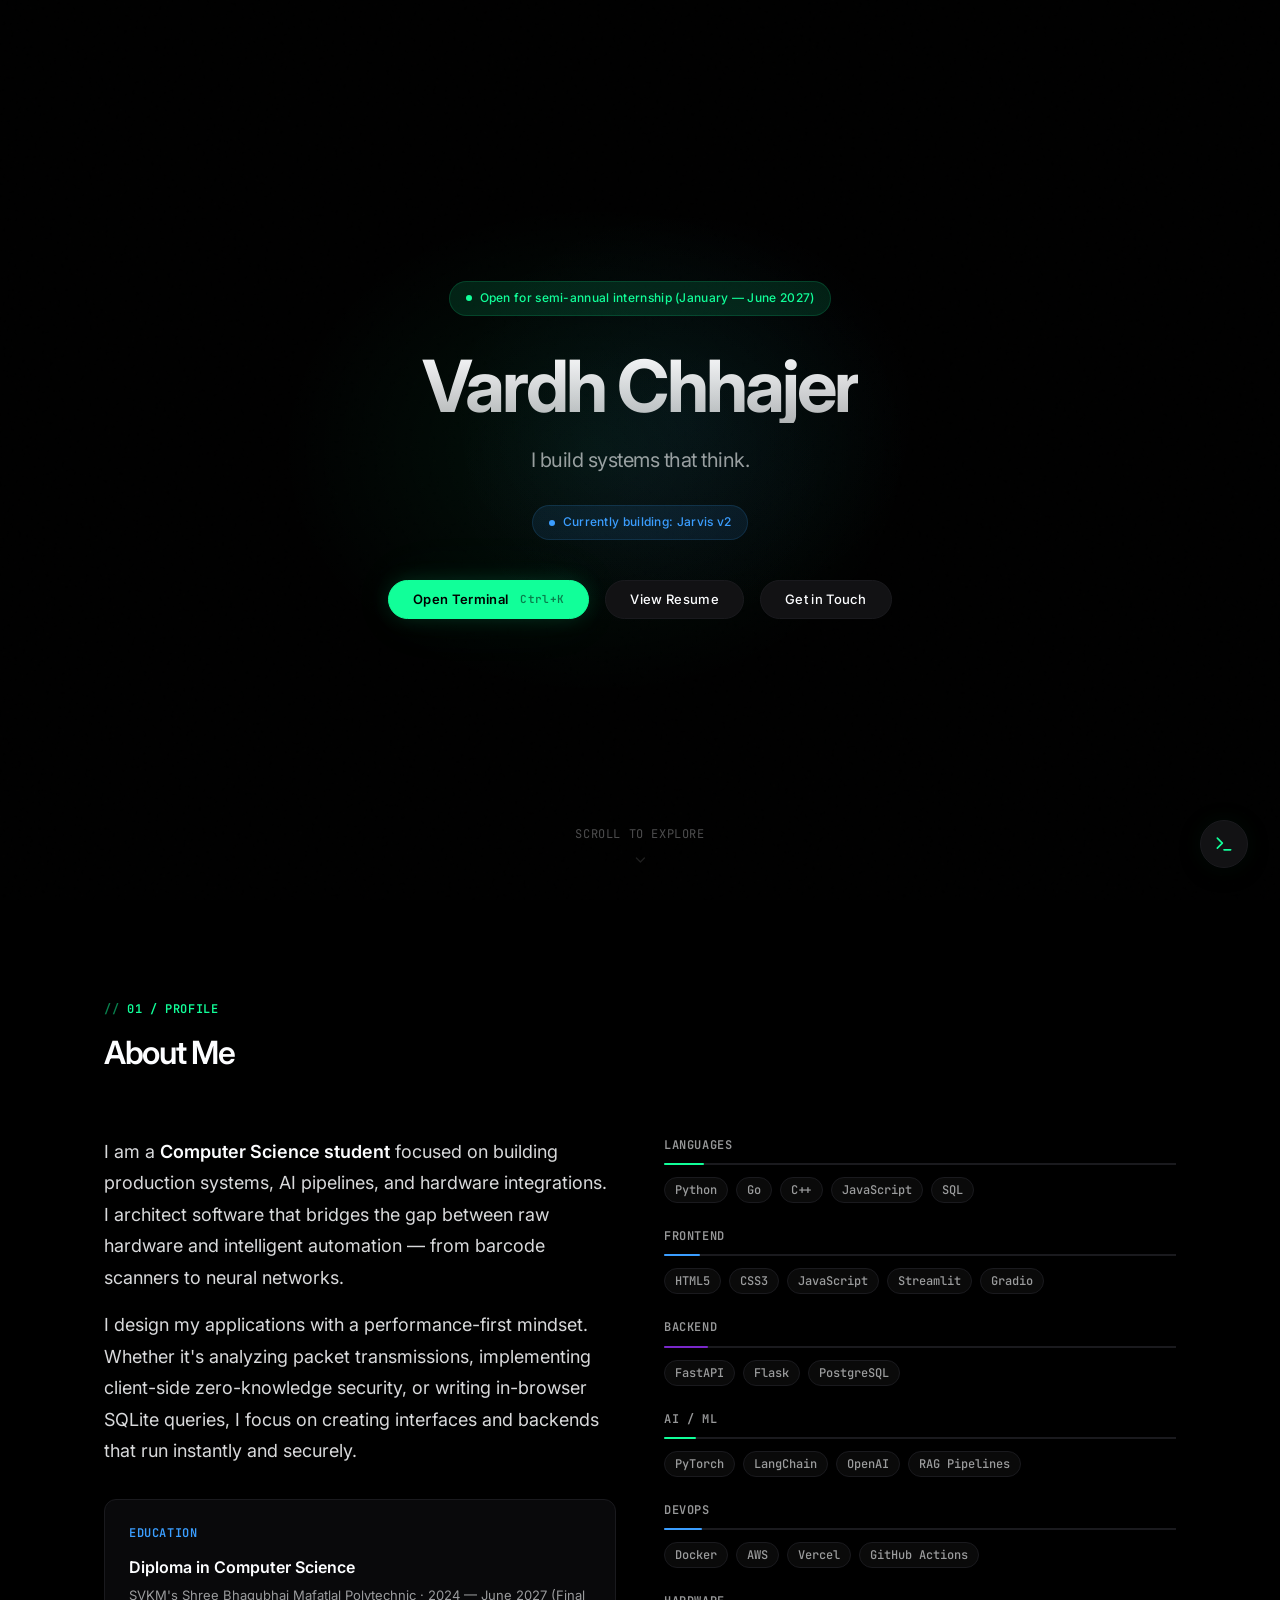
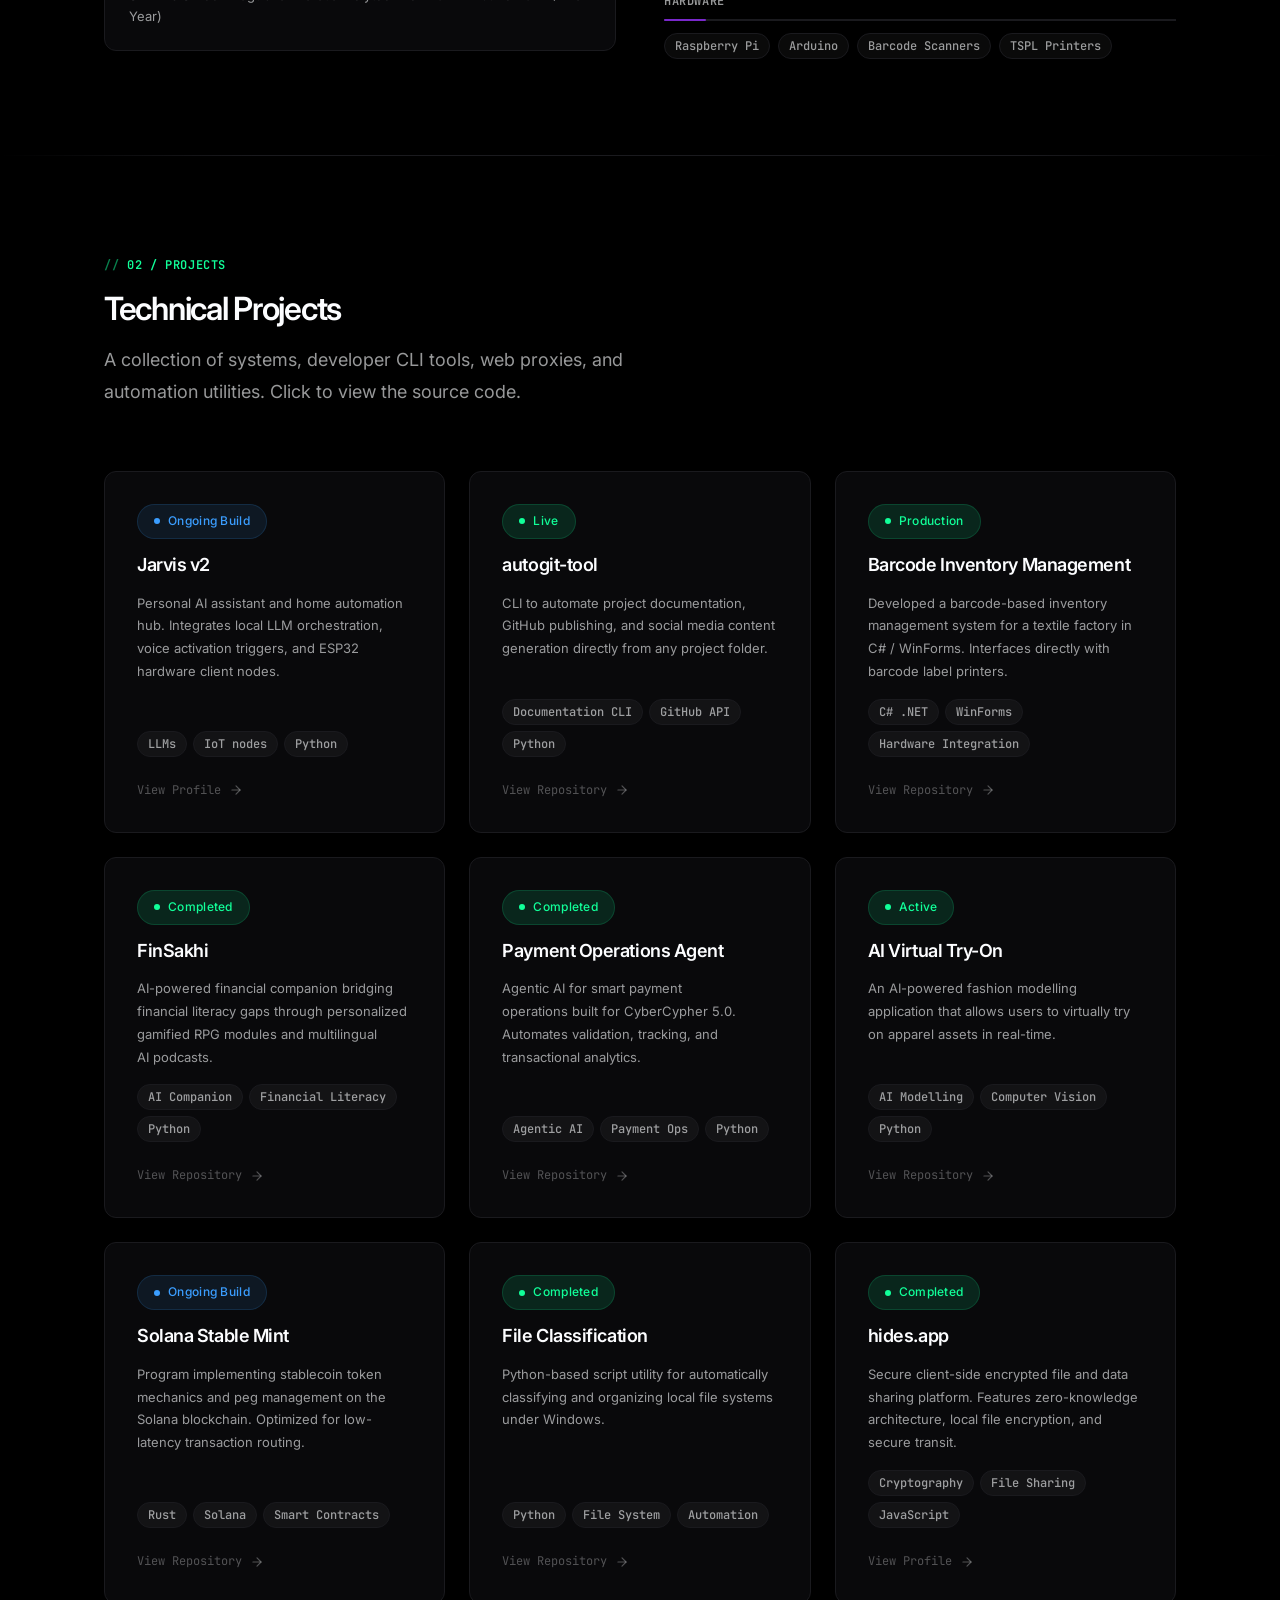
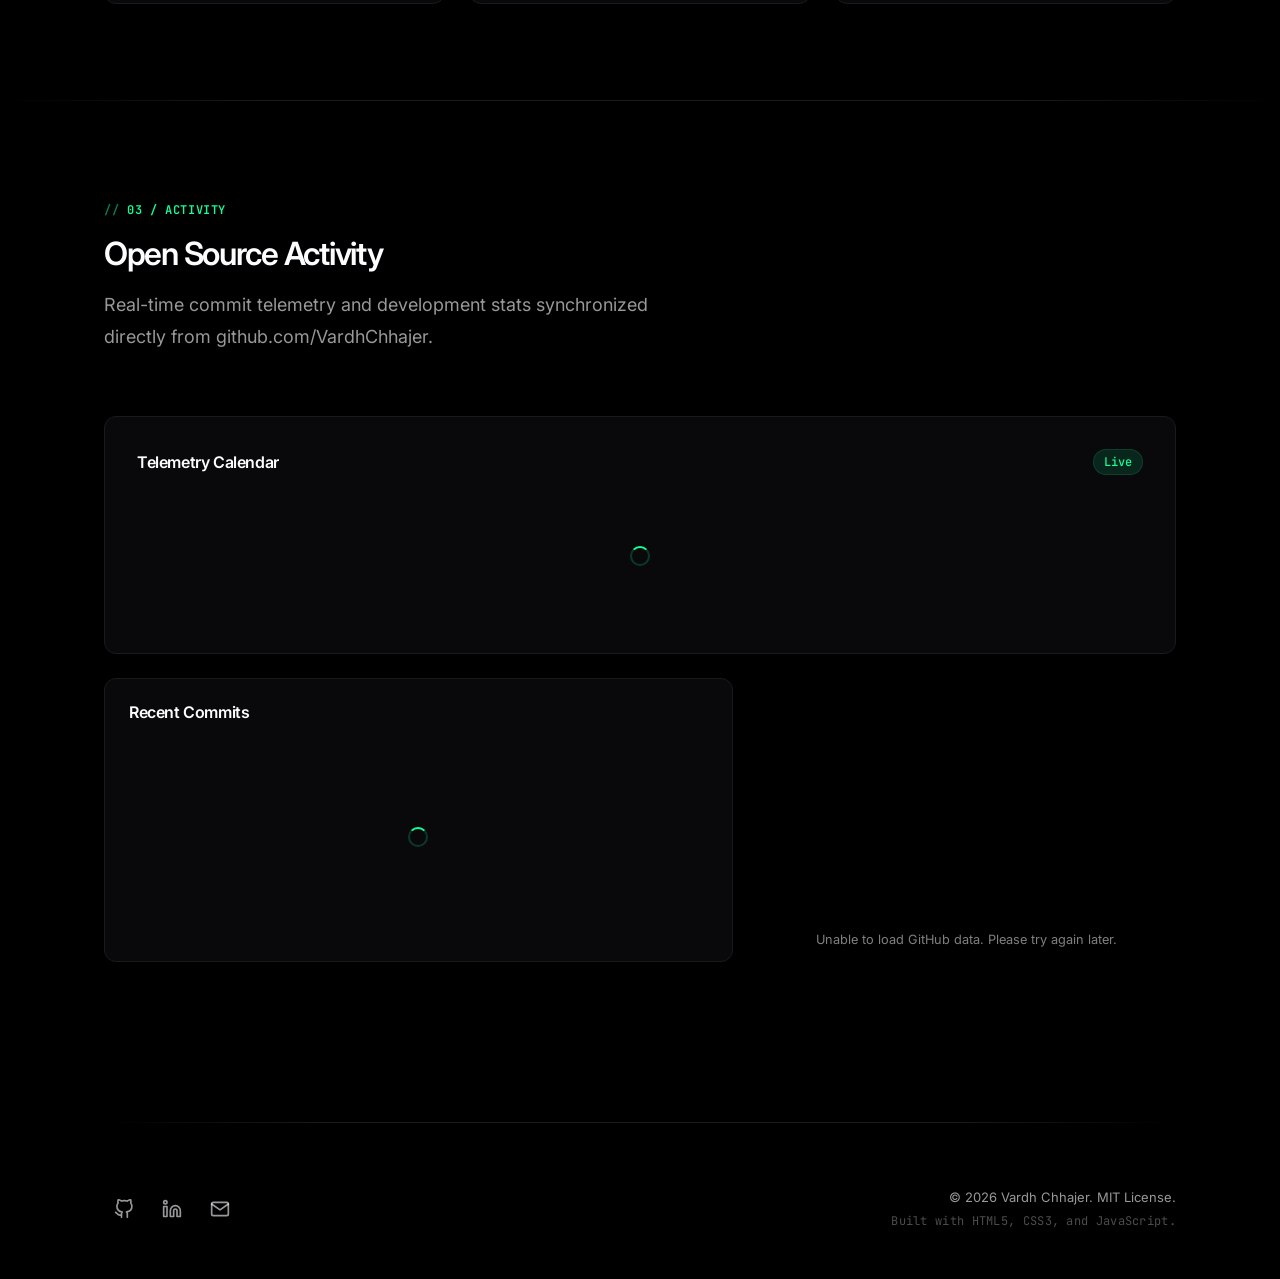
<file: index.html>
<!DOCTYPE html>
<html lang="en">
<head>
  <meta charset="UTF-8">
  <meta name="viewport" content="width=device-width, initial-scale=1.0">
  <meta name="description" content="Vardh Chhajer — CS student, systems developer, and AI pipeline builder. Exploring software, hardware, and automation.">
  <title>Vardh Chhajer — Portfolio</title>
  
  <!-- CSS Stylesheets -->
  <link rel="stylesheet" href="css/globals.css">
  <link rel="stylesheet" href="css/components.css">
  <link rel="stylesheet" href="css/github.css">
  <link rel="stylesheet" href="css/terminal.css">
  
  <!-- Favicon -->
  <link rel="icon" type="image/png" href="data:image/svg+xml,<svg xmlns=%22http://www.w3.org/2000/svg%22 viewBox=%220 0 100 100%22><rect width=%22100%22 height=%22100%22 rx=%2220%22 fill=%22%23000000%22/><circle cx=%2250%22 cy=%2250%22 r=%2225%22 fill=%22%2311ff99%22/></svg>">
  
  <!-- Preconnect to Google Fonts -->
  <link rel="preconnect" href="https://fonts.googleapis.com">
  <link rel="preconnect" href="https://fonts.gstatic.com" crossorigin>

  <!-- JSON-LD Person Schema -->
  <script type="application/ld+json">
    {
      "@context": "https://schema.org",
      "@type": "Person",
      "name": "Vardh Chhajer",
      "jobTitle": "Full-Stack Developer & Systems Builder",
      "url": "https://vardh.me",
      "sameAs": [
        "https://github.com/VardhChhajer",
        "https://linkedin.com/in/vardh-chhajer"
      ],
      "knowsAbout": [
        "TypeScript", "Python", "Rust", "Go", "C++", "SQL",
        "React", "Next.js", "Tailwind CSS",
        "Node.js", "FastAPI", "PostgreSQL", "Redis",
        "PyTorch", "LangChain", "OpenAI", "RAG Pipelines",
        "Hardware Integration", "Raspberry Pi"
      ]
    }
  </script>
</head>
<body class="bg-void">

  <!-- Hero Section -->
  <header class="hero">
    <div class="hero__content">
      <div class="hero__badge animate-fade-in-up">
        <span class="status-badge">Open for semi-annual internship (January — June 2027)</span>
      </div>
      <h1 class="hero__name animate-fade-in-up" data-delay="100">Vardh Chhajer</h1>
      <p class="hero__tagline animate-fade-in-up" data-delay="200">I build systems that think.</p>
      
      <div class="hero__status animate-fade-in-up" data-delay="250">
        <span class="status-badge status-badge--blue">Currently building: Jarvis v2</span>
      </div>
      
      <div class="hero__actions animate-fade-in-up" data-delay="300">
        <button class="btn btn-primary glow-green" data-terminal-trigger>
          <span>Open Terminal</span>
          <span class="font-mono" style="opacity:0.5;font-size:0.85em;margin-left:4px">Ctrl+K</span>
        </button>
        <a href="vardh_resume.pdf" target="_blank" rel="noopener" class="btn btn-secondary">View Resume</a>
        <a href="mailto:connect@vardh.me" class="btn btn-secondary">Get in Touch</a>
      </div>
    </div>
    
    <div class="hero__scroll-hint">
      <span>Scroll to explore</span>
      <svg viewBox="0 0 24 24" fill="none" stroke="currentColor" stroke-width="2" stroke-linecap="round" stroke-linejoin="round">
        <polyline points="6 9 12 15 18 9"></polyline>
      </svg>
    </div>
  </header>

  <!-- About Section -->
  <section id="about" class="section section-padding">
    <div class="section-header animate-fade-in-up">
      <div class="section-label">01 / Profile</div>
      <h2 class="section-title">About Me</h2>
    </div>
    
    <div class="about__grid">
      <div class="animate-fade-in-up" data-delay="100">
        <p class="about__bio">
          I am a <strong>Computer Science student</strong> focused on building production systems, AI pipelines, and hardware integrations. I architect software that bridges the gap between raw hardware and intelligent automation — from barcode scanners to neural networks.
        </p>
        <p class="about__bio" style="margin-top:var(--space-md)">
          I design my applications with a performance-first mindset. Whether it's analyzing packet transmissions, implementing client-side zero-knowledge security, or writing in-browser SQLite queries, I focus on creating interfaces and backends that run instantly and securely.
        </p>

        <div class="education-card animate-fade-in-up" data-delay="200" style="margin-top:var(--space-xl)">
          <div class="education-card__label">Education</div>
          <div class="education-card__degree">Diploma in Computer Science</div>
          <div class="education-card__school">SVKM's Shree Bhagubhai Mafatlal Polytechnic · 2024 — June 2027 (Final Year)</div>
        </div>
      </div>
      
      <div class="skills animate-stagger">
        <div class="skills__category animate-fade-in-up">
          <div class="skills__label">Languages</div>
          <div class="skills__list">
            <span class="tag">Python</span>
            <span class="tag">Go</span>
            <span class="tag">C++</span>
            <span class="tag">JavaScript</span>
            <span class="tag">SQL</span>
          </div>
        </div>
        
        <div class="skills__category animate-fade-in-up">
          <div class="skills__label">Frontend</div>
          <div class="skills__list">
            <span class="tag">HTML5</span>
            <span class="tag">CSS3</span>
            <span class="tag">JavaScript</span>
            <span class="tag">Streamlit</span>
            <span class="tag">Gradio</span>
          </div>
        </div>
        
        <div class="skills__category animate-fade-in-up">
          <div class="skills__label">Backend</div>
          <div class="skills__list">
            <span class="tag">FastAPI</span>
            <span class="tag">Flask</span>
            <span class="tag">PostgreSQL</span>
          </div>
        </div>

        <div class="skills__category animate-fade-in-up">
          <div class="skills__label">AI / ML</div>
          <div class="skills__list">
            <span class="tag">PyTorch</span>
            <span class="tag">LangChain</span>
            <span class="tag">OpenAI</span>
            <span class="tag">RAG Pipelines</span>
          </div>
        </div>

        <div class="skills__category animate-fade-in-up">
          <div class="skills__label">DevOps</div>
          <div class="skills__list">
            <span class="tag">Docker</span>
            <span class="tag">AWS</span>
            <span class="tag">Vercel</span>
            <span class="tag">GitHub Actions</span>
          </div>
        </div>

        <div class="skills__category animate-fade-in-up">
          <div class="skills__label">Hardware</div>
          <div class="skills__list">
            <span class="tag">Raspberry Pi</span>
            <span class="tag">Arduino</span>
            <span class="tag">Barcode Scanners</span>
            <span class="tag">TSPL Printers</span>
          </div>
        </div>
      </div>
    </div>
  </section>

  <hr class="divider">

  <!-- Projects Bento Grid Section -->
  <section id="projects" class="section section-padding">
    <div class="section-header animate-fade-in-up">
      <div class="section-label">02 / Projects</div>
      <h2 class="section-title">Technical Projects</h2>
      <p class="section-subtitle">A collection of systems, developer CLI tools, web proxies, and automation utilities. Click to view the source code.</p>
    </div>
    
    <div class="bento-grid">
      <!-- Card 1: Jarvis v2 -->
      <a href="https://github.com/vardhchhajer" target="_blank" rel="noopener" class="project-card animate-fade-in-up" data-delay="50">
        <div class="project-card__header">
          <span class="status-badge status-badge--blue project-card__status">Ongoing Build</span>
        </div>
        <h3 class="project-card__title">Jarvis v2</h3>
        <p class="project-card__desc">
          Personal AI assistant and home automation hub. Integrates local LLM orchestration, voice activation triggers, and ESP32 hardware client nodes.
        </p>
        <div class="project-card__tags">
          <span class="tag">LLMs</span>
          <span class="tag">IoT nodes</span>
          <span class="tag">Python</span>
        </div>
        <div class="project-card__link-hint">
          <span>View Profile</span>
          <svg viewBox="0 0 24 24" fill="none" stroke="currentColor" stroke-width="2" stroke-linecap="round" stroke-linejoin="round">
            <line x1="5" y1="12" x2="19" y2="12"></line>
            <polyline points="12 5 19 12 12 19"></polyline>
          </svg>
        </div>
      </a>

      <!-- Card 2: autogit-tool -->
      <a href="https://github.com/vardhchhajer/autogit-tool" target="_blank" rel="noopener" class="project-card animate-fade-in-up" data-delay="100">
        <div class="project-card__header">
          <span class="status-badge project-card__status">Live</span>
        </div>
        <h3 class="project-card__title">autogit-tool</h3>
        <p class="project-card__desc">
          CLI to automate project documentation, GitHub publishing, and social media content generation directly from any project folder.
        </p>
        <div class="project-card__tags">
          <span class="tag">Documentation CLI</span>
          <span class="tag">GitHub API</span>
          <span class="tag">Python</span>
        </div>
        <div class="project-card__link-hint">
          <span>View Repository</span>
          <svg viewBox="0 0 24 24" fill="none" stroke="currentColor" stroke-width="2" stroke-linecap="round" stroke-linejoin="round">
            <line x1="5" y1="12" x2="19" y2="12"></line>
            <polyline points="12 5 19 12 12 19"></polyline>
          </svg>
        </div>
      </a>

      <!-- Card 3: Barcode Inventory System -->
      <a href="https://github.com/vardhchhajer/Barcode-Based-Inventory-Management-System" target="_blank" rel="noopener" class="project-card animate-fade-in-up" data-delay="150">
        <div class="project-card__header">
          <span class="status-badge project-card__status">Production</span>
        </div>
        <h3 class="project-card__title">Barcode Inventory Management</h3>
        <p class="project-card__desc">
          Developed a barcode-based inventory management system for a textile factory in C# / WinForms. Interfaces directly with barcode label printers.
        </p>
        <div class="project-card__tags">
          <span class="tag">C# .NET</span>
          <span class="tag">WinForms</span>
          <span class="tag">Hardware Integration</span>
        </div>
        <div class="project-card__link-hint">
          <span>View Repository</span>
          <svg viewBox="0 0 24 24" fill="none" stroke="currentColor" stroke-width="2" stroke-linecap="round" stroke-linejoin="round">
            <line x1="5" y1="12" x2="19" y2="12"></line>
            <polyline points="12 5 19 12 12 19"></polyline>
          </svg>
        </div>
      </a>

      <!-- Card 4: finsakhi -->
      <a href="https://github.com/vardhchhajer/finsakhi" target="_blank" rel="noopener" class="project-card animate-fade-in-up" data-delay="200">
        <div class="project-card__header">
          <span class="status-badge project-card__status">Completed</span>
        </div>
        <h3 class="project-card__title">FinSakhi</h3>
        <p class="project-card__desc">
          AI-powered financial companion bridging financial literacy gaps through personalized gamified RPG modules and multilingual AI podcasts.
        </p>
        <div class="project-card__tags">
          <span class="tag">AI Companion</span>
          <span class="tag">Financial Literacy</span>
          <span class="tag">Python</span>
        </div>
        <div class="project-card__link-hint">
          <span>View Repository</span>
          <svg viewBox="0 0 24 24" fill="none" stroke="currentColor" stroke-width="2" stroke-linecap="round" stroke-linejoin="round">
            <line x1="5" y1="12" x2="19" y2="12"></line>
            <polyline points="12 5 19 12 12 19"></polyline>
          </svg>
        </div>
      </a>

      <!-- Card 5: payment-ops-agent -->
      <a href="https://github.com/vardhchhajer/payment-ops-agent" target="_blank" rel="noopener" class="project-card animate-fade-in-up" data-delay="250">
        <div class="project-card__header">
          <span class="status-badge project-card__status">Completed</span>
        </div>
        <h3 class="project-card__title">Payment Operations Agent</h3>
        <p class="project-card__desc">
          Agentic AI for smart payment operations built for CyberCypher 5.0. Automates validation, tracking, and transactional analytics.
        </p>
        <div class="project-card__tags">
          <span class="tag">Agentic AI</span>
          <span class="tag">Payment Ops</span>
          <span class="tag">Python</span>
        </div>
        <div class="project-card__link-hint">
          <span>View Repository</span>
          <svg viewBox="0 0 24 24" fill="none" stroke="currentColor" stroke-width="2" stroke-linecap="round" stroke-linejoin="round">
            <line x1="5" y1="12" x2="19" y2="12"></line>
            <polyline points="12 5 19 12 12 19"></polyline>
          </svg>
        </div>
      </a>

      <!-- Card 6: ai-virtual-tryon -->
      <a href="https://github.com/vardhchhajer/ai-virtual-tryon" target="_blank" rel="noopener" class="project-card animate-fade-in-up" data-delay="300">
        <div class="project-card__header">
          <span class="status-badge project-card__status">Active</span>
        </div>
        <h3 class="project-card__title">AI Virtual Try-On</h3>
        <p class="project-card__desc">
          An AI-powered fashion modelling application that allows users to virtually try on apparel assets in real-time.
        </p>
        <div class="project-card__tags">
          <span class="tag">AI Modelling</span>
          <span class="tag">Computer Vision</span>
          <span class="tag">Python</span>
        </div>
        <div class="project-card__link-hint">
          <span>View Repository</span>
          <svg viewBox="0 0 24 24" fill="none" stroke="currentColor" stroke-width="2" stroke-linecap="round" stroke-linejoin="round">
            <line x1="5" y1="12" x2="19" y2="12"></line>
            <polyline points="12 5 19 12 12 19"></polyline>
          </svg>
        </div>
      </a>

      <!-- Card 7: solana-stable-mint -->
      <a href="https://github.com/vardhchhajer/solana-stable-mint" target="_blank" rel="noopener" class="project-card animate-fade-in-up" data-delay="350">
        <div class="project-card__header">
          <span class="status-badge status-badge--blue project-card__status">Ongoing Build</span>
        </div>
        <h3 class="project-card__title">Solana Stable Mint</h3>
        <p class="project-card__desc">
          Program implementing stablecoin token mechanics and peg management on the Solana blockchain. Optimized for low-latency transaction routing.
        </p>
        <div class="project-card__tags">
          <span class="tag">Rust</span>
          <span class="tag">Solana</span>
          <span class="tag">Smart Contracts</span>
        </div>
        <div class="project-card__link-hint">
          <span>View Repository</span>
          <svg viewBox="0 0 24 24" fill="none" stroke="currentColor" stroke-width="2" stroke-linecap="round" stroke-linejoin="round">
            <line x1="5" y1="12" x2="19" y2="12"></line>
            <polyline points="12 5 19 12 12 19"></polyline>
          </svg>
        </div>
      </a>

      <!-- Card 8: File-classification -->
      <a href="https://github.com/vardhchhajer/File-classification" target="_blank" rel="noopener" class="project-card animate-fade-in-up" data-delay="400">
        <div class="project-card__header">
          <span class="status-badge project-card__status">Completed</span>
        </div>
        <h3 class="project-card__title">File Classification</h3>
        <p class="project-card__desc">
          Python-based script utility for automatically classifying and organizing local file systems under Windows.
        </p>
        <div class="project-card__tags">
          <span class="tag">Python</span>
          <span class="tag">File System</span>
          <span class="tag">Automation</span>
        </div>
        <div class="project-card__link-hint">
          <span>View Repository</span>
          <svg viewBox="0 0 24 24" fill="none" stroke="currentColor" stroke-width="2" stroke-linecap="round" stroke-linejoin="round">
            <line x1="5" y1="12" x2="19" y2="12"></line>
            <polyline points="12 5 19 12 12 19"></polyline>
          </svg>
        </div>
      </a>

      <!-- Card 9: hides.app -->
      <a href="https://github.com/vardhchhajer" target="_blank" rel="noopener" class="project-card animate-fade-in-up" data-delay="450">
        <div class="project-card__header">
          <span class="status-badge project-card__status">Completed</span>
        </div>
        <h3 class="project-card__title">hides.app</h3>
        <p class="project-card__desc">
          Secure client-side encrypted file and data sharing platform. Features zero-knowledge architecture, local file encryption, and secure transit.
        </p>
        <div class="project-card__tags">
          <span class="tag">Cryptography</span>
          <span class="tag">File Sharing</span>
          <span class="tag">JavaScript</span>
        </div>
        <div class="project-card__link-hint">
          <span>View Profile</span>
          <svg viewBox="0 0 24 24" fill="none" stroke="currentColor" stroke-width="2" stroke-linecap="round" stroke-linejoin="round">
            <line x1="5" y1="12" x2="19" y2="12"></line>
            <polyline points="12 5 19 12 12 19"></polyline>
          </svg>
        </div>
      </a>
    </div>
  </section>

  <hr class="divider">

  <!-- GitHub Integration Section -->
  <section id="github" class="section section-padding">
    <div class="section-header animate-fade-in-up">
      <div class="section-label">03 / Activity</div>
      <h2 class="section-title">Open Source Activity</h2>
      <p class="section-subtitle">Real-time commit telemetry and development stats synchronized directly from github.com/VardhChhajer.</p>
    </div>
    
    <!-- Heatmap container -->
    <div class="card animate-fade-in-up" style="margin-bottom:var(--space-lg);padding:var(--space-xl)">
      <div class="flex items-center justify-between" style="margin-bottom:var(--space-md)">
        <h3 class="text-md font-semibold">Telemetry Calendar</h3>
        <span class="tag tag--green">Live</span>
      </div>
      <div style="overflow-x:auto;width:100%;-webkit-overflow-scrolling:touch">
        <div data-github-heatmap style="min-height:130px;min-width:820px" class="flex justify-center items-center">
          <div class="animate-spin" style="width:20px;height:20px;border:2px solid rgba(17,255,153,0.2);border-top-color:var(--accent-green);border-radius:50%"></div>
        </div>
      </div>
    </div>
    
    <div class="github__columns">
      <!-- Commit feed -->
      <div class="card animate-fade-in-up" data-delay="100">
        <h3 class="text-md font-semibold" style="margin-bottom:var(--space-md)">Recent Commits</h3>
        <div data-github-commits style="min-height:200px">
          <div class="flex justify-center items-center" style="height:200px">
            <div class="animate-spin" style="width:20px;height:20px;border:2px solid rgba(17,255,153,0.2);border-top-color:var(--accent-green);border-radius:50%"></div>
          </div>
        </div>
      </div>
      
      <!-- Stats cards column -->
      <div class="flex flex-col gap-md">
        <div data-github-stats class="flex flex-col gap-md" style="flex:1">
          <!-- Dynamically populated stats grid -->
        </div>
        <div data-github-error></div>
      </div>
    </div>
  </section>

  <!-- Footer -->
  <footer class="footer">
    <div class="section">
      <hr class="footer__separator divider">
      <div class="footer__content">
        <div class="footer__socials">
          <a href="https://github.com/VardhChhajer" target="_blank" rel="noopener" class="footer__social-link" aria-label="GitHub">
            <svg viewBox="0 0 24 24" fill="none" stroke="currentColor" stroke-width="2" stroke-linecap="round" stroke-linejoin="round">
              <path d="M9 19c-5 1.5-5-2.5-7-3m14 6v-3.87a3.37 3.37 0 0 0-.94-2.61c3.14-.35 6.44-1.54 6.44-7A5.44 5.44 0 0 0 20 4.77 5.07 5.07 0 0 0 19.91 1S18.73.65 16 2.48a13.38 13.38 0 0 0-7 0C6.27.65 5.09 1 5.09 1A5.07 5.07 0 0 0 5 4.77a5.44 5.44 0 0 0-1.5 3.78c0 5.42 3.3 6.61 6.44 7A3.37 3.37 0 0 0 9 18.13V22"></path>
            </svg>
          </a>
          <a href="https://linkedin.com/in/vardh-chhajer" target="_blank" rel="noopener" class="footer__social-link" aria-label="LinkedIn">
            <svg viewBox="0 0 24 24" fill="none" stroke="currentColor" stroke-width="2" stroke-linecap="round" stroke-linejoin="round">
              <path d="M16 8a6 6 0 0 1 6 6v7h-4v-7a2 2 0 0 0-2-2 2 2 0 0 0-2 2v7h-4v-7a6 6 0 0 1 6-6z"></path>
              <rect x="2" y="9" width="4" height="12"></rect>
              <circle cx="4" cy="4" r="2"></circle>
            </svg>
          </a>
          <a href="mailto:connect@vardh.me" class="footer__social-link" aria-label="Email">
            <svg viewBox="0 0 24 24" fill="none" stroke="currentColor" stroke-width="2" stroke-linecap="round" stroke-linejoin="round">
              <path d="M4 4h16c1.1 0 2 .9 2 2v12c0 1.1-.9 2-2 2H4c-1.1 0-2-.9-2-2V6c0-1.1.9-2 2-2z"></path>
              <polyline points="22,6 12,13 2,6"></polyline>
            </svg>
          </a>
        </div>
        
        <div class="footer__info">
          <div class="footer__copyright">
            &copy; 2026 Vardh Chhajer. MIT License.
          </div>
          <div class="footer__built-with">
            Built with HTML5, CSS3, and JavaScript.
          </div>
        </div>
      </div>
    </div>
  </footer>

  <!-- Shared Terminal Overlay -->
  <div id="terminal-overlay" class="terminal-overlay hidden" role="dialog" aria-label="Terminal"></div>
  <button id="terminal-fab" class="terminal-fab" aria-label="Open terminal" data-terminal-trigger>
    <svg viewBox="0 0 24 24" fill="none" stroke="currentColor" stroke-width="2" stroke-linecap="round" stroke-linejoin="round" style="width:20px;height:20px;color:var(--accent-green)"><polyline points="4 17 10 11 4 5"></polyline><line x1="12" y1="19" x2="20" y2="19"></line></svg>
  </button>
  <!-- Scripts -->
  <script type="module" src="js/main.js"></script>
</body>
</html>
</file>
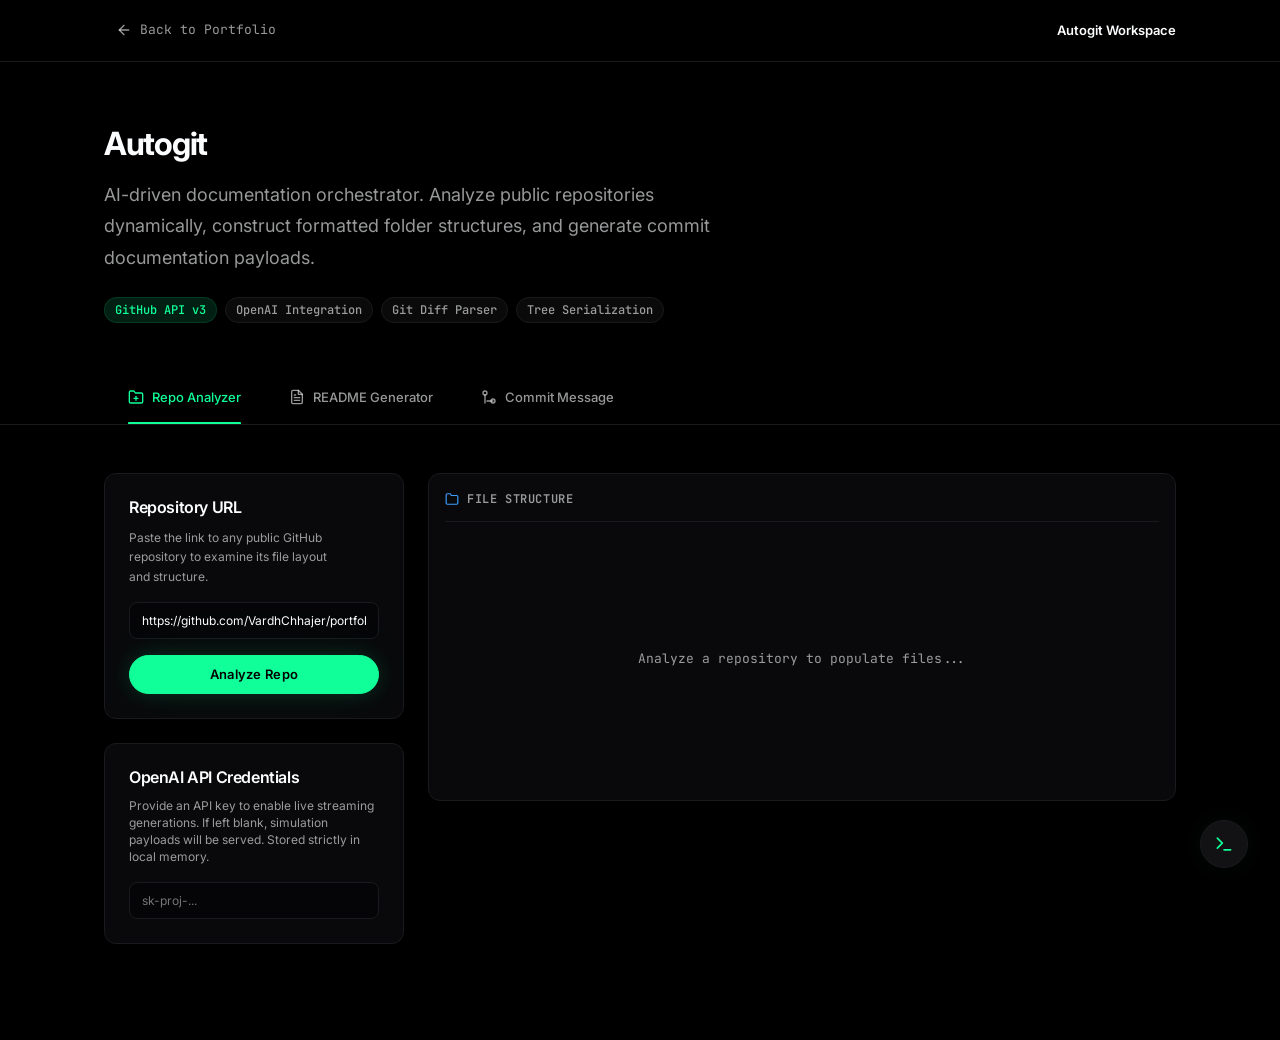
<file: showcase/autogit.html>
<!DOCTYPE html>
<html lang="en">
<head>
  <meta charset="UTF-8">
  <meta name="viewport" content="width=device-width, initial-scale=1.0">
  <meta name="description" content="🤖 Autogit — AI-powered repository documentation pipeline. Inspect file trees, generate markdowns, and compile semantic commit messages from code diffs.">
  <title>Autogit — Repository Analytics & AI Documentation | Vardh Chhajer</title>
  
  <!-- CSS Stylesheets -->
  <link rel="stylesheet" href="../css/globals.css">
  <link rel="stylesheet" href="../css/showcase.css">
  <link rel="stylesheet" href="../css/terminal.css">
  
  <!-- Favicon -->
  <link rel="icon" type="image/png" href="data:image/svg+xml,<svg xmlns=%22http://www.w3.org/2000/svg%22 viewBox=%220 0 100 100%22><rect width=%22100%22 height=%22100%22 rx=%2220%22 fill=%22%23000000%22/><circle cx=%2250%22 cy=%2250%22 r=%2225%22 fill=%22%2311ff99%22/></svg>">
  
  <!-- Preconnect to Google Fonts -->
  <link rel="preconnect" href="https://fonts.googleapis.com">
  <link rel="preconnect" href="https://fonts.gstatic.com" crossorigin>
</head>
<body class="bg-void">

  <!-- Showcase Navigation -->
  <nav class="showcase-nav">
    <div class="showcase-nav__inner">
      <a href="../index.html" class="showcase-nav__back">
        <svg viewBox="0 0 24 24" fill="none" stroke="currentColor" stroke-width="2" stroke-linecap="round" stroke-linejoin="round">
          <line x1="19" y1="12" x2="5" y2="12"></line>
          <polyline points="12 19 5 12 12 5"></polyline>
        </svg>
        <span>Back to Portfolio</span>
      </a>
      <div class="showcase-nav__title">
        <span>Autogit Workspace</span>
      </div>
    </div>
  </nav>

  <div class="showcase">
    <div class="showcase__content">
      <!-- Showcase Page Header -->
      <header class="showcase-header section">
        <h1 class="showcase-header__title">Autogit</h1>
        <p class="showcase-header__desc">
          AI-driven documentation orchestrator. Analyze public repositories dynamically, construct formatted folder structures, and generate commit documentation payloads.
        </p>
        <div class="showcase-header__tags">
          <span class="tag tag--green">GitHub API v3</span>
          <span class="tag">OpenAI Integration</span>
          <span class="tag">Git Diff Parser</span>
          <span class="tag">Tree Serialization</span>
        </div>
      </header>

      <!-- Tabs Bar -->
      <div class="tabs">
        <div class="tabs__list" role="tablist">
          <button class="tabs__tab is-active" id="tab-analyzer" role="tab" aria-selected="true" aria-controls="panel-analyzer">
            <svg viewBox="0 0 24 24" fill="none" stroke="currentColor" stroke-width="2" stroke-linecap="round" stroke-linejoin="round"><path d="M22 19a2 2 0 0 1-2 2H4a2 2 0 0 1-2-2V5a2 2 0 0 1 2-2h5l2 3h9a2 2 0 0 1 2 2z"></path><line x1="12" y1="11" x2="12" y2="17"></line><line x1="9" y1="14" x2="15" y2="14"></line></svg>
            <span>Repo Analyzer</span>
          </button>
          <button class="tabs__tab" id="tab-readme" role="tab" aria-selected="false" aria-controls="panel-readme">
            <svg viewBox="0 0 24 24" fill="none" stroke="currentColor" stroke-width="2" stroke-linecap="round" stroke-linejoin="round"><path d="M14 2H6a2 2 0 0 0-2 2v16a2 2 0 0 0 2 2h12a2 2 0 0 0 2-2V8z"></path><polyline points="14 2 14 8 20 8"></polyline><line x1="16" y1="13" x2="8" y2="13"></line><line x1="16" y1="17" x2="8" y2="17"></line><polyline points="10 9 9 9 8 9"></polyline></svg>
            <span>README Generator</span>
          </button>
          <button class="tabs__tab" id="tab-commits" role="tab" aria-selected="false" aria-controls="panel-commits">
            <svg viewBox="0 0 24 24" fill="none" stroke="currentColor" stroke-width="2" stroke-linecap="round" stroke-linejoin="round"><circle cx="18" cy="18" r="3"></circle><circle cx="6" cy="6" r="3"></circle><line x1="6" y1="9" x2="6" y2="21"></line><path d="M9 18h9"></path></svg>
            <span>Commit Message</span>
          </button>
        </div>
      </div>

      <!-- Tab Content Panels -->
      <div class="section">
        
        <!-- ANALYZER PANEL -->
        <div class="tab-panel is-active" id="panel-analyzer" role="tabpanel" aria-labelledby="tab-analyzer">
          <div class="split-pane split-pane--sidebar">
            <!-- Sidebar controls -->
            <div class="flex flex-col gap-lg">
              <div class="card">
                <h3 class="text-md font-semibold" style="margin-bottom:var(--space-sm)">Repository URL</h3>
                <p class="text-xs text-muted" style="margin-bottom:var(--space-md)">
                  Paste the link to any public GitHub repository to examine its file layout and structure.
                </p>
                <div class="flex flex-col gap-md">
                  <input type="text" id="repo-url-input" value="https://github.com/VardhChhajer/portfolio" placeholder="https://github.com/user/repo" style="width:100%;background:#050507;border:1px solid #1a1a1e;border-radius:var(--radius-md);padding:var(--space-xs) var(--space-sm);font-size:var(--text-xs);color:var(--primary);outline:none">
                  <button class="btn btn-primary glow-green" id="repo-analyze-btn">Analyze Repo</button>
                </div>
              </div>

              <!-- Options: API key input -->
              <div class="card">
                <h3 class="text-md font-semibold" style="margin-bottom:var(--space-sm)">OpenAI API Credentials</h3>
                <p class="text-xs text-muted" style="margin-bottom:var(--space-md);line-height:1.4">
                  Provide an API key to enable live streaming generations. If left blank, simulation payloads will be served. Stored strictly in local memory.
                </p>
                <input type="password" id="openai-key-input" placeholder="sk-proj-..." style="width:100%;background:#050507;border:1px solid #1a1a1e;border-radius:var(--radius-md);padding:var(--space-xs) var(--space-sm);font-size:var(--text-xs);color:var(--primary);outline:none">
              </div>
            </div>

            <!-- Main view container (File Tree) -->
            <div class="flex flex-col gap-lg">
              <div id="analyzer-status-card" class="card hidden" style="border-color:rgba(59,158,255,0.15)">
                <div class="flex items-center gap-md">
                  <div class="animate-spin" style="width:16px;height:16px;border:2px solid rgba(59,158,255,0.2);border-top-color:var(--accent-blue);border-radius:50%"></div>
                  <span class="text-sm font-semibold" id="analyzer-status-text">Fetching repo metadata...</span>
                </div>
              </div>

              <div id="tree-container" class="file-tree" style="min-height:300px">
                <div class="file-tree__header">
                  <svg viewBox="0 0 24 24" fill="none" stroke="currentColor" stroke-width="2" stroke-linecap="round" stroke-linejoin="round"><path d="M22 19a2 2 0 0 1-2 2H4a2 2 0 0 1-2-2V5a2 2 0 0 1 2-2h5l2 3h9a2 2 0 0 1 2 2z"></path></svg>
                  <span id="repo-tree-header">File Structure</span>
                </div>
                
                <div class="flex items-center justify-center text-muted text-sm" style="height:250px" id="tree-status-text">
                  Analyze a repository to populate files...
                </div>
                <div id="file-tree-root" class="file-tree__list hidden"></div>
              </div>
            </div>
          </div>
        </div>

        <!-- README GENERATOR PANEL -->
        <div class="tab-panel" id="panel-readme" role="tabpanel" aria-labelledby="tab-readme">
          <div class="split-pane split-pane--sidebar">
            <div class="card">
              <h3 class="text-md font-semibold" style="margin-bottom:var(--space-sm)">README Builder</h3>
              <p class="text-sm text-muted" style="margin-bottom:var(--space-md);line-height:1.4">
                Generates a standardized README.md outlining technologies, dependencies, and file systems based on the analyzed repository.
              </p>
              <button class="btn btn-primary glow-green" style="width:100%" id="readme-generate-btn">Generate README</button>
            </div>
            
            <div class="code-container" style="min-height:400px">
              <div class="code-container__header">
                <div class="code-container__filename">
                  <svg viewBox="0 0 24 24" fill="none" stroke="currentColor" stroke-width="2" stroke-linecap="round" stroke-linejoin="round"><path d="M14 2H6a2 2 0 0 0-2 2v16a2 2 0 0 0 2 2h12a2 2 0 0 0 2-2V8z"></path><polyline points="14 2 14 8 20 8"></polyline><line x1="16" y1="13" x2="8" y2="13"></line><line x1="16" y1="17" x2="8" y2="17"></line><polyline points="10 9 9 9 8 9"></polyline></svg>
                  <span>README.md</span>
                </div>
                <button class="btn btn-xs btn-primary hidden" id="readme-copy-btn">Copy Markdown</button>
              </div>
              <div class="code-container__body" style="background-color:#050507;min-height:340px" id="readme-output-container">
                <pre><code id="readme-output-text" class="font-mono text-muted text-xs" style="white-space:pre-wrap">Waiting for repository analysis...</code></pre>
              </div>
            </div>
          </div>
        </div>

        <!-- COMMIT MESSAGE PANEL -->
        <div class="tab-panel" id="panel-commits" role="tabpanel" aria-labelledby="tab-commits">
          <div class="split-pane">
            <div class="card">
              <h3 class="text-md font-semibold" style="margin-bottom:var(--space-sm)">Semantic Commit Maker</h3>
              <p class="text-sm text-muted" style="margin-bottom:var(--space-lg);line-height:1.4">
                Parse a code diff payload to generate standard conventional commit summaries matching specific patterns (e.g. <code>feat(scope): message</code>).
              </p>
              
              <div class="flex flex-col gap-md">
                <textarea id="diff-input-text" placeholder="Paste your git diff results here... (e.g. - old_code() + new_code())" class="font-mono" style="width:100%;height:180px;background:#050507;border:1px solid #1a1a1e;border-radius:var(--radius-lg);padding:var(--space-md);font-size:var(--text-xs);color:var(--body);outline:none;resize:none;line-height:1.6"></textarea>
                
                <div class="flex items-center gap-xs flex-wrap">
                  <span class="text-xs text-muted">Demo Diffs:</span>
                  <button class="btn btn-xs btn-secondary" id="demo-diff-1">feat: Analytics</button>
                  <button class="btn btn-xs btn-secondary" id="demo-diff-2">fix: Memory Leak</button>
                </div>
                
                <button class="btn btn-primary glow-green" style="width:100%" id="commit-generate-btn">Generate Commit Message</button>
              </div>
            </div>

            <!-- Output message view -->
            <div class="flex flex-col gap-lg">
              <div class="code-container" style="min-height:300px">
                <div class="code-container__header">
                  <div class="code-container__filename">
                    <svg viewBox="0 0 24 24" fill="none" stroke="currentColor" stroke-width="2" stroke-linecap="round" stroke-linejoin="round"><circle cx="18" cy="18" r="3"></circle><circle cx="6" cy="6" r="3"></circle><line x1="6" y1="9" x2="6" y2="21"></line><path d="M9 18h9"></path></svg>
                    <span>Conventional Commit Message</span>
                  </div>
                  <button class="btn btn-xs btn-primary hidden" id="commit-copy-btn">Copy Message</button>
                </div>
                <div class="code-container__body" style="background-color:#050507;min-height:220px" id="commit-output-container">
                  <pre><code id="commit-output-text" class="font-mono text-muted text-xs" style="white-space:pre-wrap">Inject a diff chunk and execute builder to generate conventional descriptions...</code></pre>
                </div>
              </div>
            </div>
          </div>
        </div>

      </div>
    </div>
  </div>

  <!-- Shared Terminal Overlay -->
  <div id="terminal-overlay" class="terminal-overlay hidden" role="dialog" aria-label="Terminal"></div>
  <button id="terminal-fab" class="terminal-fab" aria-label="Open terminal" data-terminal-trigger>
    <svg viewBox="0 0 24 24" fill="none" stroke="currentColor" stroke-width="2" stroke-linecap="round" stroke-linejoin="round" style="width:20px;height:20px;color:var(--accent-green)"><polyline points="4 17 10 11 4 5"></polyline><line x1="12" y1="19" x2="20" y2="19"></line></svg>
  </button>

  <!-- Core Scripts -->
  <script type="module" src="../js/autogit.js"></script>
</body>
</html>
</file>
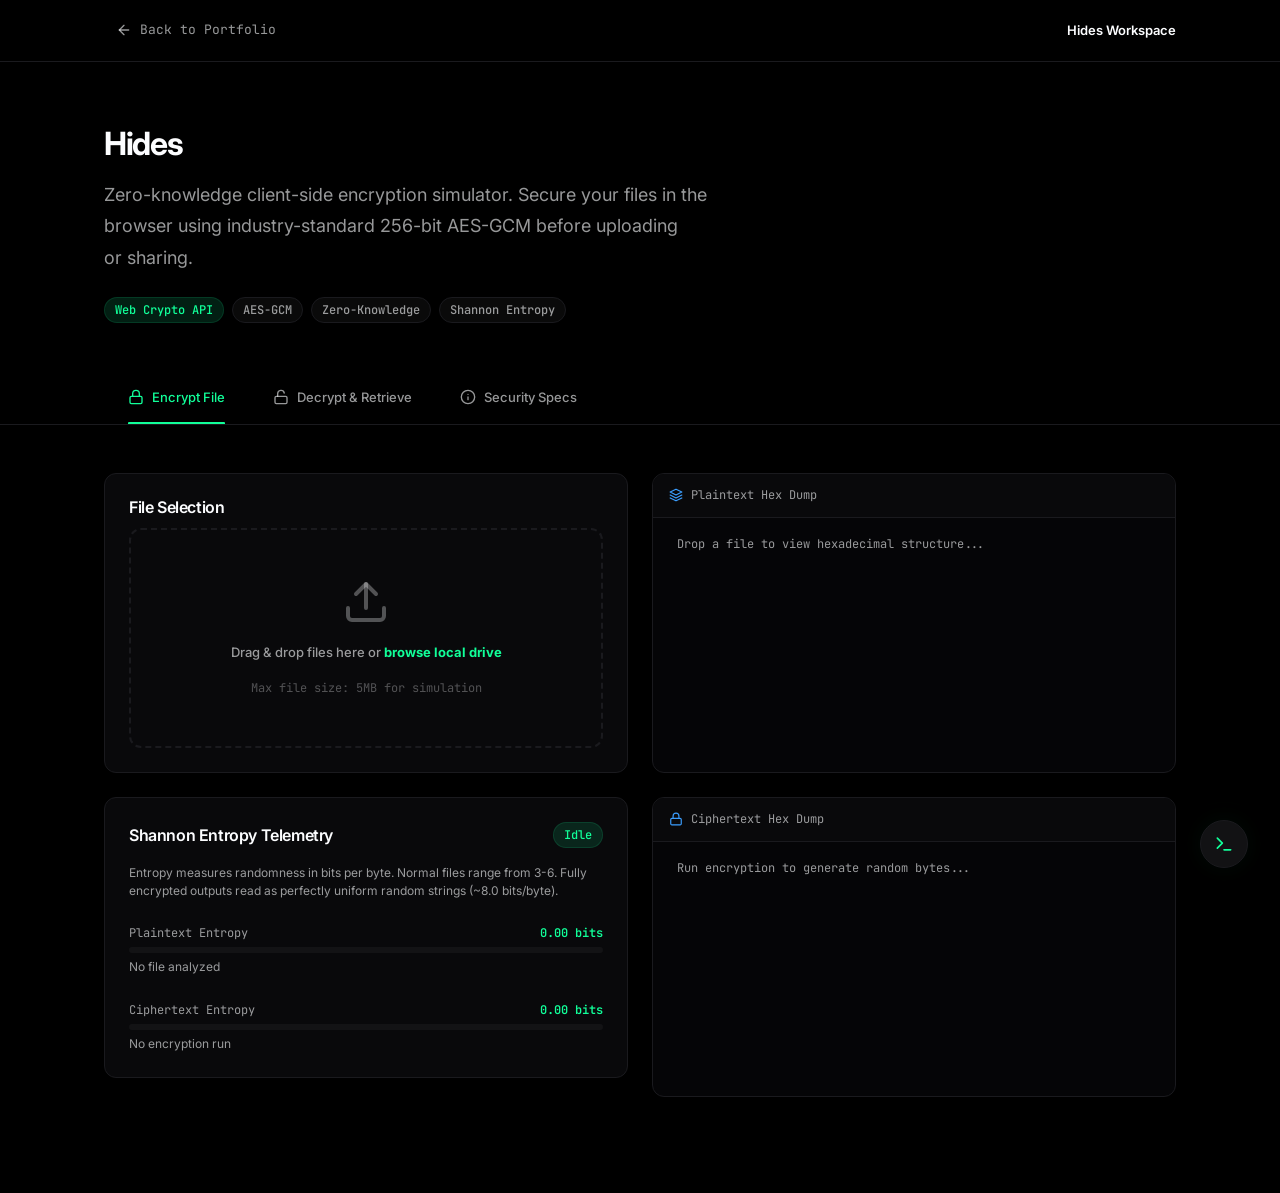
<file: showcase/hides.html>
<!DOCTYPE html>
<html lang="en">
<head>
  <meta charset="UTF-8">
  <meta name="viewport" content="width=device-width, initial-scale=1.0">
  <meta name="description" content="🔐 Hides — Client-side AES-GCM 256-bit encryption with real-time Shannon entropy analysis. Zero-knowledge file privacy in the browser.">
  <title>Hides — Zero-Knowledge Encrypted Workspace | Vardh Chhajer</title>
  
  <!-- CSS Stylesheets -->
  <link rel="stylesheet" href="../css/globals.css">
  <link rel="stylesheet" href="../css/showcase.css">
  <link rel="stylesheet" href="../css/terminal.css">
  
  <!-- Favicon -->
  <link rel="icon" type="image/png" href="data:image/svg+xml,<svg xmlns=%22http://www.w3.org/2000/svg%22 viewBox=%220 0 100 100%22><rect width=%22100%22 height=%22100%22 rx=%2220%22 fill=%22%23000000%22/><circle cx=%2250%22 cy=%2250%22 r=%2225%22 fill=%22%2311ff99%22/></svg>">
  
  <!-- Preconnect to Google Fonts -->
  <link rel="preconnect" href="https://fonts.googleapis.com">
  <link rel="preconnect" href="https://fonts.gstatic.com" crossorigin>
</head>
<body class="bg-void">

  <!-- Showcase Navigation -->
  <nav class="showcase-nav">
    <div class="showcase-nav__inner">
      <a href="../index.html" class="showcase-nav__back">
        <svg viewBox="0 0 24 24" fill="none" stroke="currentColor" stroke-width="2" stroke-linecap="round" stroke-linejoin="round">
          <line x1="19" y1="12" x2="5" y2="12"></line>
          <polyline points="12 19 5 12 12 5"></polyline>
        </svg>
        <span>Back to Portfolio</span>
      </a>
      <div class="showcase-nav__title">
        <span>Hides Workspace</span>
      </div>
    </div>
  </nav>

  <div class="showcase">
    <div class="showcase__content">
      <!-- Showcase Page Header -->
      <header class="showcase-header section">
        <h1 class="showcase-header__title">Hides</h1>
        <p class="showcase-header__desc">
          Zero-knowledge client-side encryption simulator. Secure your files in the browser using industry-standard 256-bit AES-GCM before uploading or sharing.
        </p>
        <div class="showcase-header__tags">
          <span class="tag tag--green">Web Crypto API</span>
          <span class="tag">AES-GCM</span>
          <span class="tag">Zero-Knowledge</span>
          <span class="tag">Shannon Entropy</span>
        </div>
      </header>

      <!-- Tabs Bar -->
      <div class="tabs">
        <div class="tabs__list" role="tablist">
          <button class="tabs__tab is-active" id="tab-encrypt" role="tab" aria-selected="true" aria-controls="panel-encrypt">
            <svg viewBox="0 0 24 24" fill="none" stroke="currentColor" stroke-width="2" stroke-linecap="round" stroke-linejoin="round"><rect x="3" y="11" width="18" height="11" rx="2" ry="2"></rect><path d="M7 11V7a5 5 0 0 1 10 0v4"></path></svg>
            <span>Encrypt File</span>
          </button>
          <button class="tabs__tab" id="tab-decrypt" role="tab" aria-selected="false" aria-controls="panel-decrypt">
            <svg viewBox="0 0 24 24" fill="none" stroke="currentColor" stroke-width="2" stroke-linecap="round" stroke-linejoin="round"><rect x="3" y="11" width="18" height="11" rx="2" ry="2"></rect><path d="M7 11V7a5 5 0 0 1 9.9-1"></path></svg>
            <span>Decrypt & Retrieve</span>
          </button>
          <button class="tabs__tab" id="tab-specs" role="tab" aria-selected="false" aria-controls="panel-specs">
            <svg viewBox="0 0 24 24" fill="none" stroke="currentColor" stroke-width="2" stroke-linecap="round" stroke-linejoin="round"><circle cx="12" cy="12" r="10"></circle><line x1="12" y1="16" x2="12" y2="12"></line><line x1="12" y1="8" x2="12.01" y2="8"></line></svg>
            <span>Security Specs</span>
          </button>
        </div>
      </div>

      <!-- Tab Content Panels -->
      <div class="section">
        
        <!-- ENCRYPT PANEL -->
        <div class="tab-panel is-active" id="panel-encrypt" role="tabpanel" aria-labelledby="tab-encrypt">
          <div class="split-pane">
            <div class="flex flex-col gap-lg">
              <div class="card">
                <h3 class="text-md font-semibold" style="margin-bottom:var(--space-sm)">File Selection</h3>
                <div class="drop-zone" id="encrypt-dropzone">
                  <svg class="drop-zone__icon" viewBox="0 0 24 24" fill="none" stroke="currentColor" stroke-width="2" stroke-linecap="round" stroke-linejoin="round">
                    <path d="M21 15v4a2 2 0 0 1-2 2H5a2 2 0 0 1-2-2v-4"></path>
                    <polyline points="17 8 12 3 7 8"></polyline>
                    <line x1="12" y1="3" x2="12" y2="15"></line>
                  </svg>
                  <div class="drop-zone__label">Drag & drop files here or <strong>browse local drive</strong></div>
                  <div class="drop-zone__hint">Max file size: 5MB for simulation</div>
                  <input type="file" id="encrypt-file-input" style="display:none">
                </div>
                
                <div id="file-info-container" class="hidden" style="margin-top:var(--space-md);padding-top:var(--space-md);border-top:1px solid var(--border)">
                  <div class="flex items-center justify-between" style="margin-bottom:var(--space-sm)">
                    <div>
                      <div class="font-semibold text-sm" id="selected-file-name">document.pdf</div>
                      <div class="text-xs text-muted" id="selected-file-size">145 KB · PDF Document</div>
                    </div>
                    <button class="btn btn-sm btn-ghost" id="remove-file-btn">Remove</button>
                  </div>
                  <button class="btn btn-primary glow-green" style="width:100%" id="encrypt-submit-btn">Encrypt Work</button>
                </div>
              </div>
              
              <!-- Entropy Analytics Card -->
              <div class="card">
                <div class="flex items-center justify-between" style="margin-bottom:var(--space-md)">
                  <h3 class="text-md font-semibold">Shannon Entropy Telemetry</h3>
                  <span class="tag tag--green" id="entropy-badge">Idle</span>
                </div>
                <p class="text-xs text-muted" style="margin-bottom:var(--space-lg);line-height:1.5">
                  Entropy measures randomness in bits per byte. Normal files range from 3-6. Fully encrypted outputs read as perfectly uniform random strings (~8.0 bits/byte).
                </p>
                
                <div class="flex flex-col gap-lg">
                  <!-- Plaintext gauge -->
                  <div class="progress">
                    <div class="progress__label">
                      <span class="progress__label-text">Plaintext Entropy</span>
                      <span class="progress__label-value" id="plaintext-entropy-val">0.00 bits</span>
                    </div>
                    <div class="progress__track">
                      <div class="progress__fill" id="plaintext-entropy-bar" style="width:0%"></div>
                    </div>
                    <span class="text-xs text-muted" id="plaintext-entropy-label">No file analyzed</span>
                  </div>
                  
                  <!-- Ciphertext gauge -->
                  <div class="progress">
                    <div class="progress__label">
                      <span class="progress__label-text">Ciphertext Entropy</span>
                      <span class="progress__label-value" id="ciphertext-entropy-val">0.00 bits</span>
                    </div>
                    <div class="progress__track">
                      <div class="progress__fill" id="ciphertext-entropy-bar" style="width:0%"></div>
                    </div>
                    <span class="text-xs text-muted" id="ciphertext-entropy-label">No encryption run</span>
                  </div>
                </div>
              </div>
            </div>
            
            <!-- Hex Preview / Output Column -->
            <div class="flex flex-col gap-lg">
              <div class="card" id="encryption-progress-card" style="display:none">
                <div class="progress">
                  <div class="progress__label">
                    <span class="progress__label-text">Processing Chunks...</span>
                    <span class="progress__label-value" id="encrypt-progress-pct">0%</span>
                  </div>
                  <div class="progress__track">
                    <div class="progress__fill" id="encrypt-progress-bar" style="width:0%"></div>
                  </div>
                </div>
              </div>

              <div class="code-container" style="min-height:300px">
                <div class="code-container__header">
                  <div class="code-container__filename">
                    <svg viewBox="0 0 24 24" fill="none" stroke="currentColor" stroke-width="2" stroke-linecap="round" stroke-linejoin="round"><polygon points="12 2 2 7 12 12 22 7 12 2"></polygon><polyline points="2 17 12 22 22 17"></polyline><polyline points="2 12 12 17 22 12"></polyline></svg>
                    <span>Plaintext Hex Dump</span>
                  </div>
                </div>
                <div class="code-container__body" style="background-color:#050507;max-height:220px;overflow-y:auto">
                  <pre><code id="plaintext-hex" class="font-mono text-muted text-xs">Drop a file to view hexadecimal structure...</code></pre>
                </div>
              </div>

              <div class="code-container" style="min-height:300px">
                <div class="code-container__header">
                  <div class="code-container__filename">
                    <svg viewBox="0 0 24 24" fill="none" stroke="currentColor" stroke-width="2" stroke-linecap="round" stroke-linejoin="round"><rect x="3" y="11" width="18" height="11" rx="2" ry="2"></rect><path d="M7 11V7a5 5 0 0 1 10 0v4"></path></svg>
                    <span>Ciphertext Hex Dump</span>
                  </div>
                </div>
                <div class="code-container__body" style="background-color:#050507;max-height:220px;overflow-y:auto">
                  <pre><code id="ciphertext-hex" class="font-mono text-muted text-xs">Run encryption to generate random bytes...</code></pre>
                </div>
              </div>

              <!-- Share Token Display -->
              <div class="card hidden" id="token-card" style="border-color:rgba(17,255,153,0.25)">
                <h4 class="font-semibold text-primary" style="font-size:var(--text-sm);margin-bottom:var(--space-xs)">Encryption Token Generated</h4>
                <p class="text-xs text-muted" style="margin-bottom:var(--space-md);line-height:1.4">
                  Copy this token. It encodes the AES-256 key, IV, and ciphertext payload. The page will not persist this data.
                </p>
                <div class="flex gap-sm">
                  <input type="text" id="share-token-input" readonly class="font-mono" style="flex:1;background:#050507;border:1px solid #1a1a1e;border-radius:var(--radius-md);padding:var(--space-xs) var(--space-sm);font-size:var(--text-xs);color:var(--accent-green)">
                  <button class="btn btn-sm btn-primary" id="copy-token-btn">Copy</button>
                </div>
              </div>
            </div>
          </div>
        </div>

        <!-- DECRYPT PANEL -->
        <div class="tab-panel" id="panel-decrypt" role="tabpanel" aria-labelledby="tab-decrypt">
          <div class="split-pane">
            <div class="card">
              <h3 class="text-md font-semibold" style="margin-bottom:var(--space-md)">Decrypt Workspace</h3>
              <p class="text-sm text-muted" style="margin-bottom:var(--space-lg);line-height:1.5">
                Paste a token generated from the Encrypt tab or test the pipeline with one of the pre-encoded simulation payloads.
              </p>
              
              <div class="flex flex-col gap-md">
                <textarea id="decrypt-token-input" placeholder="Paste base64 share token here..." class="font-mono" style="width:100%;height:140px;background:#050507;border:1px solid #1a1a1e;border-radius:var(--radius-lg);padding:var(--space-md);font-size:var(--text-xs);color:var(--body);outline:none;resize:none;line-height:1.6"></textarea>
                
                <div class="flex items-center gap-xs flex-wrap">
                  <span class="text-xs text-muted">Test Payload:</span>
                  <button class="btn btn-xs btn-secondary" id="demo-payload-1">Demo Text</button>
                  <button class="btn btn-xs btn-secondary" id="demo-payload-2">Demo JSON</button>
                </div>
                
                <button class="btn btn-primary glow-green" style="width:100%" id="decrypt-submit-btn">Decrypt Payload</button>
              </div>
            </div>

            <!-- Decrypt Results / Download -->
            <div class="flex flex-col gap-lg">
              <div class="card" id="decryption-progress-card" style="display:none">
                <div class="progress">
                  <div class="progress__label">
                    <span class="progress__label-text">Decrypting Payloads...</span>
                    <span class="progress__label-value" id="decrypt-progress-pct">0%</span>
                  </div>
                  <div class="progress__track">
                    <div class="progress__fill" id="decrypt-progress-bar" style="width:0%"></div>
                  </div>
                </div>
              </div>

              <!-- Decrypted Preview Panel -->
              <div class="code-container" style="min-height:300px">
                <div class="code-container__header">
                  <div class="code-container__filename">
                    <svg viewBox="0 0 24 24" fill="none" stroke="currentColor" stroke-width="2" stroke-linecap="round" stroke-linejoin="round"><circle cx="12" cy="12" r="10"></circle><polyline points="12 6 12 12 16 14"></polyline></svg>
                    <span>Decrypted File Preview</span>
                  </div>
                  <button class="btn btn-xs btn-primary hidden" id="download-file-btn">Download File</button>
                </div>
                <div class="code-container__body" style="background-color:#050507;min-height:220px">
                  <pre><code id="decrypted-preview" class="font-mono text-muted text-xs">Waiting for key injection and ciphertext decryption...</code></pre>
                </div>
              </div>
            </div>
          </div>
        </div>

        <!-- SPEC PANEL -->
        <div class="tab-panel" id="panel-specs" role="tabpanel" aria-labelledby="tab-specs">
          <div class="card" style="max-width:800px;margin:0 auto">
            <h3 class="text-md font-semibold" style="margin-bottom:var(--space-md);color:var(--accent-green)">Cryptographic Specifications</h3>
            
            <div class="flex flex-col gap-lg" style="margin-top:var(--space-lg);line-height:1.6">
              <div>
                <h4 class="font-semibold text-primary" style="font-size:var(--text-sm);margin-bottom:var(--space-2xs)">1. Symmetric Architecture</h4>
                <p class="text-sm text-muted">
                  Hides uses the <strong>AES-GCM (Galois/Counter Mode)</strong> cipher with a 256-bit key size. This symmetric cipher provides both confidentiality and authenticated data integrity. The encryption process uses the client-side <code>SubtleCrypto</code> API, executing isolated in-browser threads.
                </p>
              </div>
              
              <div>
                <h4 class="font-semibold text-primary" style="font-size:var(--text-sm);margin-bottom:var(--space-2xs)">2. IV (Initialization Vector) Isolation</h4>
                <p class="text-sm text-muted">
                  A fresh, cryptographically secure 12-byte (96-bit) Initialization Vector (IV) is generated via <code>crypto.getRandomValues()</code> for <strong>every single encryption operation</strong>. Under no circumstances is an IV ever reused with the same key, preventing ciphertext correlation or XOR-based cipher compromises.
                </p>
              </div>

              <div>
                <h4 class="font-semibold text-primary" style="font-size:var(--text-sm);margin-bottom:var(--space-2xs)">3. Share Token Encoding</h4>
                <p class="text-sm text-muted">
                  The generated base64 token is a packed binary sequence constructed as follows:
                </p>
                <pre class="font-mono text-xs text-accent-blue" style="background:#050507;padding:var(--space-sm);border-radius:var(--radius-md);margin-top:var(--space-xs)">
[1-byte Key Length] [32-byte Raw Key] [12-byte IV] [Ciphertext Byte Stream]</pre>
                <p class="text-sm text-muted" style="margin-top:var(--space-xs)">
                  Since the entire token is processed locally, the keys never traverse the network. Your data remains strictly zero-knowledge.
                </p>
              </div>
            </div>
          </div>
        </div>

      </div>
    </div>
  </div>

  <!-- Shared Terminal Overlay -->
  <div id="terminal-overlay" class="terminal-overlay hidden" role="dialog" aria-label="Terminal"></div>
  <button id="terminal-fab" class="terminal-fab" aria-label="Open terminal" data-terminal-trigger>
    <svg viewBox="0 0 24 24" fill="none" stroke="currentColor" stroke-width="2" stroke-linecap="round" stroke-linejoin="round" style="width:20px;height:20px;color:var(--accent-green)"><polyline points="4 17 10 11 4 5"></polyline><line x1="12" y1="19" x2="20" y2="19"></line></svg>
  </button>

  <!-- Core Scripts -->
  <script type="module" src="../js/hides.js"></script>
</body>
</html>
</file>
<file: css/globals.css>
/* ═══════════════════════════════════════════════════════════════
   PORTFOLIO DESIGN SYSTEM — globals.css
   A premium dark design system for vardh.me
   ═══════════════════════════════════════════════════════════════ */

/* ── Font Loading ──────────────────────────────────────────── */
@import url('https://fonts.googleapis.com/css2?family=Inter:wght@300;400;500;600;700&family=JetBrains+Mono:wght@400;500;600&display=swap');

/* ── CSS Custom Properties ─────────────────────────────────── */
:root {
  /* Surfaces */
  --void:             #000000;
  --surface-card:     #09090b;
  --surface-elevated: #121214;
  --surface-deep:     #050507;

  /* Typography Colors */
  --primary:          #fcfdff;
  --body:             rgba(252, 253, 255, 0.86);
  --muted:            rgba(252, 253, 255, 0.60);
  --faint:            rgba(252, 253, 255, 0.30);

  /* Borders */
  --border:           #1a1a1e;
  --border-hover:     #2a2a30;
  --border-active:    #3a3a42;

  /* Accent Palette */
  --accent-green:     #11ff99;
  --accent-blue:      #3b9eff;
  --accent-purple:    #7928ca;
  --accent-green-dim: rgba(17, 255, 153, 0.12);
  --accent-blue-dim:  rgba(59, 158, 255, 0.10);
  --accent-purple-dim:rgba(121, 40, 202, 0.10);

  /* Border Radii */
  --radius-sm:   6px;
  --radius-md:   8px;
  --radius-lg:   12px;
  --radius-xl:   16px;
  --radius-full: 9999px;

  /* Spacing Scale */
  --space-2xs: 4px;
  --space-xs:  8px;
  --space-sm:  12px;
  --space-md:  16px;
  --space-lg:  24px;
  --space-xl:  32px;
  --space-2xl: 48px;
  --space-3xl: 64px;
  --space-section: 96px;

  /* Typography */
  --font-sans:  'Inter', -apple-system, BlinkMacSystemFont, 'Segoe UI', Roboto, Oxygen, Ubuntu, sans-serif;
  --font-mono:  'JetBrains Mono', 'Cascadia Code', 'Fira Code', 'Consolas', monospace;

  --text-xs:    0.75rem;    /* 12px */
  --text-sm:    0.8125rem;  /* 13px */
  --text-base:  0.9375rem;  /* 15px */
  --text-md:    1rem;       /* 16px */
  --text-lg:    1.125rem;   /* 18px */
  --text-xl:    1.25rem;    /* 20px */
  --text-2xl:   1.5rem;     /* 24px */
  --text-3xl:   2rem;       /* 32px */
  --text-4xl:   2.5rem;     /* 40px */
  --text-5xl:   3rem;       /* 48px */
  --text-6xl:   3.75rem;    /* 60px */
  --text-display: clamp(2.5rem, 5vw + 1rem, 4.5rem);

  --leading-tight:  1.15;
  --leading-snug:   1.3;
  --leading-normal: 1.6;
  --leading-relaxed:1.75;

  --tracking-tighter: -0.04em;
  --tracking-tight:   -0.025em;
  --tracking-normal:   0;
  --tracking-wide:     0.025em;
  --tracking-wider:    0.05em;

  /* Shadows & Glows */
  --shadow-sm:    0 1px 2px rgba(0,0,0,0.5);
  --shadow-md:    0 4px 12px rgba(0,0,0,0.4);
  --shadow-lg:    0 8px 30px rgba(0,0,0,0.5);
  --shadow-xl:    0 20px 60px rgba(0,0,0,0.6);
  --glow-green:   0 0 20px rgba(17,255,153,0.15), 0 0 60px rgba(17,255,153,0.05);
  --glow-blue:    0 0 20px rgba(59,158,255,0.15), 0 0 60px rgba(59,158,255,0.05);
  --glow-purple:  0 0 20px rgba(121,40,202,0.15), 0 0 60px rgba(121,40,202,0.05);
  --glow-green-strong:  0 0 30px rgba(17,255,153,0.25), 0 0 80px rgba(17,255,153,0.08);
  --glow-blue-strong:   0 0 30px rgba(59,158,255,0.25), 0 0 80px rgba(59,158,255,0.08);

  /* Transitions */
  --ease-out-expo: cubic-bezier(0.16, 1, 0.3, 1);
  --ease-out-quart: cubic-bezier(0.25, 1, 0.5, 1);
  --ease-spring: cubic-bezier(0.34, 1.56, 0.64, 1);
  --duration-fast:   150ms;
  --duration-normal: 250ms;
  --duration-slow:   400ms;
  --duration-slower:  600ms;

  /* Z-index scale */
  --z-base:     1;
  --z-dropdown: 100;
  --z-sticky:   200;
  --z-overlay:  500;
  --z-modal:    1000;
  --z-terminal: 9999;
}


/* ── CSS Reset ─────────────────────────────────────────────── */
*, *::before, *::after {
  margin: 0;
  padding: 0;
  box-sizing: border-box;
}

html {
  scroll-behavior: smooth;
  -webkit-text-size-adjust: 100%;
  text-size-adjust: 100%;
  -moz-osx-font-smoothing: grayscale;
  -webkit-font-smoothing: antialiased;
  font-synthesis: none;
  text-rendering: optimizeLegibility;
}

body {
  font-family: var(--font-sans);
  font-size: var(--text-base);
  line-height: var(--leading-normal);
  color: var(--body);
  background-color: var(--void);
  min-height: 100vh;
  overflow-x: hidden;
}

img, picture, video, canvas, svg {
  display: block;
  max-width: 100%;
}

input, button, textarea, select {
  font: inherit;
  color: inherit;
}

a {
  color: inherit;
  text-decoration: none;
}

ul, ol {
  list-style: none;
}

h1, h2, h3, h4, h5, h6 {
  color: var(--primary);
  font-weight: 600;
  line-height: var(--leading-tight);
  letter-spacing: var(--tracking-tight);
  text-wrap: balance;
}

p {
  text-wrap: pretty;
}

::selection {
  background-color: rgba(17, 255, 153, 0.20);
  color: var(--primary);
}

::-moz-selection {
  background-color: rgba(17, 255, 153, 0.20);
  color: var(--primary);
}

/* Focus styles */
:focus-visible {
  outline: 2px solid var(--accent-green);
  outline-offset: 2px;
  border-radius: var(--radius-sm);
}

/* Scrollbar styling */
::-webkit-scrollbar {
  width: 6px;
  height: 6px;
}

::-webkit-scrollbar-track {
  background: transparent;
}

::-webkit-scrollbar-thumb {
  background: var(--border-hover);
  border-radius: var(--radius-full);
}

::-webkit-scrollbar-thumb:hover {
  background: var(--border-active);
}


/* ── Typography Utilities ──────────────────────────────────── */
.text-primary   { color: var(--primary) !important; }
.text-body      { color: var(--body) !important; }
.text-muted     { color: var(--muted) !important; }
.text-faint     { color: var(--faint) !important; }
.text-accent-green  { color: var(--accent-green) !important; }
.text-accent-blue   { color: var(--accent-blue) !important; }
.text-accent-purple { color: var(--accent-purple) !important; }

.text-xs    { font-size: var(--text-xs); }
.text-sm    { font-size: var(--text-sm); }
.text-base  { font-size: var(--text-base); }
.text-md    { font-size: var(--text-md); }
.text-lg    { font-size: var(--text-lg); }
.text-xl    { font-size: var(--text-xl); }
.text-2xl   { font-size: var(--text-2xl); }
.text-3xl   { font-size: var(--text-3xl); }

.font-mono  { font-family: var(--font-mono); }
.font-light    { font-weight: 300; }
.font-normal   { font-weight: 400; }
.font-medium   { font-weight: 500; }
.font-semibold { font-weight: 600; }
.font-bold     { font-weight: 700; }

.tracking-tighter { letter-spacing: var(--tracking-tighter); }
.tracking-tight   { letter-spacing: var(--tracking-tight); }
.tracking-wide    { letter-spacing: var(--tracking-wide); }
.tracking-wider   { letter-spacing: var(--tracking-wider); }

.leading-tight   { line-height: var(--leading-tight); }
.leading-snug    { line-height: var(--leading-snug); }
.leading-normal  { line-height: var(--leading-normal); }
.leading-relaxed { line-height: var(--leading-relaxed); }

.uppercase { text-transform: uppercase; }


/* ── Background Utilities ──────────────────────────────────── */
.bg-void            { background-color: var(--void); }
.bg-surface-card    { background-color: var(--surface-card); }
.bg-surface-elevated{ background-color: var(--surface-elevated); }
.bg-surface-deep    { background-color: var(--surface-deep); }


/* ── Layout Utilities ──────────────────────────────────────── */
.section {
  width: 100%;
  max-width: 1120px;
  margin-left: auto;
  margin-right: auto;
  padding-left: var(--space-lg);
  padding-right: var(--space-lg);
}

.section-padding {
  padding-top: var(--space-section);
  padding-bottom: var(--space-section);
}

.flex       { display: flex; }
.flex-col   { flex-direction: column; }
.flex-wrap  { flex-wrap: wrap; }
.items-center   { align-items: center; }
.items-start    { align-items: flex-start; }
.justify-center { justify-content: center; }
.justify-between{ justify-content: space-between; }
.gap-xs     { gap: var(--space-xs); }
.gap-sm     { gap: var(--space-sm); }
.gap-md     { gap: var(--space-md); }
.gap-lg     { gap: var(--space-lg); }
.gap-xl     { gap: var(--space-xl); }

.hidden { display: none !important; }
.sr-only {
  position: absolute;
  width: 1px;
  height: 1px;
  padding: 0;
  margin: -1px;
  overflow: hidden;
  clip: rect(0, 0, 0, 0);
  white-space: nowrap;
  border: 0;
}


/* ── Component: Buttons ────────────────────────────────────── */
.btn {
  display: inline-flex;
  align-items: center;
  justify-content: center;
  gap: var(--space-xs);
  padding: var(--space-sm) var(--space-lg);
  font-size: var(--text-sm);
  font-weight: 500;
  letter-spacing: var(--tracking-wide);
  border-radius: var(--radius-full);
  border: 1px solid transparent;
  cursor: pointer;
  transition:
    background-color var(--duration-normal) var(--ease-out-expo),
    border-color var(--duration-normal) var(--ease-out-expo),
    box-shadow var(--duration-normal) var(--ease-out-expo),
    transform var(--duration-fast) var(--ease-out-expo);
  white-space: nowrap;
  user-select: none;
  -webkit-user-select: none;
  text-decoration: none;
  line-height: 1;
}

.btn:active {
  transform: scale(0.97);
}

.btn-primary {
  background-color: var(--accent-green);
  color: var(--void);
  border-color: var(--accent-green);
  font-weight: 600;
}

.btn-primary:hover {
  background-color: #14e88d;
  box-shadow: var(--glow-green-strong);
  transform: translateY(-1px);
}

.btn-primary:active {
  transform: translateY(0) scale(0.97);
}

.btn-secondary {
  background-color: var(--surface-elevated);
  color: var(--primary);
  border-color: var(--border);
}

.btn-secondary:hover {
  background-color: #1a1a1e;
  border-color: var(--border-hover);
  box-shadow: var(--shadow-md);
  transform: translateY(-1px);
}

.btn-ghost {
  background-color: transparent;
  color: var(--muted);
  border-color: transparent;
}

.btn-ghost:hover {
  color: var(--primary);
  background-color: rgba(252, 253, 255, 0.05);
}

.btn-sm {
  padding: var(--space-xs) var(--space-md);
  font-size: var(--text-xs);
}

.btn-lg {
  padding: var(--space-md) var(--space-xl);
  font-size: var(--text-base);
}

.btn-icon {
  width: 36px;
  height: 36px;
  padding: 0;
  border-radius: var(--radius-md);
}


/* ── Component: Status Badge ───────────────────────────────── */
.status-badge {
  display: inline-flex;
  align-items: center;
  gap: var(--space-xs);
  padding: var(--space-xs) var(--space-md);
  font-size: var(--text-xs);
  font-weight: 500;
  color: var(--accent-green);
  background-color: var(--accent-green-dim);
  border: 1px solid rgba(17, 255, 153, 0.15);
  border-radius: var(--radius-full);
  letter-spacing: var(--tracking-wide);
  line-height: 1.4;
}

.status-badge::before {
  content: '';
  width: 6px;
  height: 6px;
  border-radius: 50%;
  background-color: var(--accent-green);
  flex-shrink: 0;
}

.status-badge--blue {
  color: var(--accent-blue);
  background-color: var(--accent-blue-dim);
  border-color: rgba(59, 158, 255, 0.15);
}

.status-badge--blue::before {
  background-color: var(--accent-blue);
}


/* ── Component: Card ───────────────────────────────────────── */
.card {
  background-color: var(--surface-card);
  border: 1px solid var(--border);
  border-radius: var(--radius-lg);
  padding: var(--space-lg);
  transition:
    background-color var(--duration-normal) var(--ease-out-expo),
    border-color var(--duration-normal) var(--ease-out-expo),
    box-shadow var(--duration-slow) var(--ease-out-expo),
    transform var(--duration-normal) var(--ease-out-expo);
  position: relative;
  overflow: hidden;
}

.card:hover {
  background-color: var(--surface-elevated);
  border-color: var(--border-hover);
  transform: translateY(-2px);
  box-shadow: var(--shadow-lg);
}

.card::before {
  content: '';
  position: absolute;
  inset: 0;
  border-radius: inherit;
  opacity: 0;
  transition: opacity var(--duration-slow) var(--ease-out-expo);
  pointer-events: none;
  background: radial-gradient(
    600px circle at var(--mouse-x, 50%) var(--mouse-y, 50%),
    rgba(17, 255, 153, 0.04),
    transparent 40%
  );
}

.card:hover::before {
  opacity: 1;
}

.card-clickable {
  cursor: pointer;
}

.card-clickable:hover {
  border-color: rgba(17, 255, 153, 0.15);
}


/* ── Component: Tag ────────────────────────────────────────── */
.tag {
  display: inline-flex;
  align-items: center;
  padding: 3px 10px;
  font-size: var(--text-xs);
  font-weight: 500;
  font-family: var(--font-mono);
  color: var(--muted);
  background-color: rgba(252, 253, 255, 0.04);
  border: 1px solid var(--border);
  border-radius: var(--radius-full);
  white-space: nowrap;
  line-height: 1.5;
  transition:
    background-color var(--duration-fast) var(--ease-out-expo),
    border-color var(--duration-fast) var(--ease-out-expo),
    color var(--duration-fast) var(--ease-out-expo);
}

.tag:hover {
  background-color: rgba(252, 253, 255, 0.06);
  border-color: var(--border-hover);
  color: var(--body);
}

.tag--green {
  color: var(--accent-green);
  background-color: var(--accent-green-dim);
  border-color: rgba(17, 255, 153, 0.12);
}

.tag--blue {
  color: var(--accent-blue);
  background-color: var(--accent-blue-dim);
  border-color: rgba(59, 158, 255, 0.12);
}


/* ── Component: Section Header ─────────────────────────────── */
.section-header {
  margin-bottom: var(--space-3xl);
}

.section-label {
  display: inline-flex;
  align-items: center;
  gap: var(--space-xs);
  font-size: var(--text-xs);
  font-weight: 600;
  font-family: var(--font-mono);
  color: var(--accent-green);
  text-transform: uppercase;
  letter-spacing: var(--tracking-wider);
  margin-bottom: var(--space-md);
}

.section-label::before {
  content: '//';
  opacity: 0.5;
}

.section-title {
  font-size: var(--text-3xl);
  font-weight: 600;
  color: var(--primary);
  letter-spacing: var(--tracking-tighter);
  line-height: var(--leading-tight);
  margin-bottom: var(--space-md);
}

.section-subtitle {
  font-size: var(--text-lg);
  color: var(--muted);
  max-width: 560px;
  line-height: var(--leading-relaxed);
}


/* ── Component: Divider ────────────────────────────────────── */
.divider {
  width: 100%;
  height: 1px;
  background: linear-gradient(
    90deg,
    transparent,
    var(--border) 20%,
    var(--border) 80%,
    transparent
  );
  border: none;
}


/* ── Glow Utilities ────────────────────────────────────────── */
.glow-green  { box-shadow: var(--glow-green); }
.glow-blue   { box-shadow: var(--glow-blue); }
.glow-purple { box-shadow: var(--glow-purple); }


/* ── Animations (respects prefers-reduced-motion) ──────────── */

/* Fade in up */
.animate-fade-in-up {
  opacity: 0;
  transform: translateY(24px);
  transition:
    opacity var(--duration-slower) var(--ease-out-expo),
    transform var(--duration-slower) var(--ease-out-expo);
}

.animate-fade-in-up.is-visible {
  opacity: 1;
  transform: translateY(0);
}

/* Stagger children */
.animate-stagger > .animate-fade-in-up:nth-child(1) { transition-delay: 0ms; }
.animate-stagger > .animate-fade-in-up:nth-child(2) { transition-delay: 80ms; }
.animate-stagger > .animate-fade-in-up:nth-child(3) { transition-delay: 160ms; }
.animate-stagger > .animate-fade-in-up:nth-child(4) { transition-delay: 240ms; }
.animate-stagger > .animate-fade-in-up:nth-child(5) { transition-delay: 320ms; }
.animate-stagger > .animate-fade-in-up:nth-child(6) { transition-delay: 400ms; }

/* Pulse animation for status badge */
@keyframes pulse-dot {
  0%, 100% { opacity: 1; transform: scale(1); }
  50%      { opacity: 0.5; transform: scale(1.8); }
}

.status-badge::before {
  animation: pulse-dot 2s ease-in-out infinite;
}

/* Glow pulse */
@keyframes glow-pulse {
  0%, 100% { opacity: 0.6; }
  50%      { opacity: 1; }
}

.animate-glow-pulse {
  animation: glow-pulse 3s ease-in-out infinite;
}

/* Gentle float */
@keyframes gentle-float {
  0%, 100% { transform: translateY(0px); }
  50%      { transform: translateY(-6px); }
}

.animate-float {
  animation: gentle-float 6s ease-in-out infinite;
}

/* Spin (for loading) */
@keyframes spin {
  to { transform: rotate(360deg); }
}

.animate-spin {
  animation: spin 1s linear infinite;
}

/* Shimmer for loading states */
@keyframes shimmer {
  0%   { background-position: -200% 0; }
  100% { background-position: 200% 0; }
}

.animate-shimmer {
  background: linear-gradient(
    90deg,
    var(--surface-card) 25%,
    var(--surface-elevated) 50%,
    var(--surface-card) 75%
  );
  background-size: 200% 100%;
  animation: shimmer 2s ease-in-out infinite;
}

/* ── Reduced Motion Gate ───────────────────────────────────── */
@media (prefers-reduced-motion: reduce) {
  *, *::before, *::after {
    animation-duration: 0.01ms !important;
    animation-iteration-count: 1 !important;
    transition-duration: 0.01ms !important;
    scroll-behavior: auto !important;
  }

  .animate-fade-in-up {
    opacity: 1;
    transform: none;
  }
}


/* ── Responsive Breakpoints ────────────────────────────────── */

/* Tablet: 640px–1024px */
@media (max-width: 1024px) {
  :root {
    --space-section: 72px;
  }

  .section {
    padding-left: var(--space-lg);
    padding-right: var(--space-lg);
  }

  .section-title {
    font-size: var(--text-2xl);
  }
}

/* Mobile: < 640px */
@media (max-width: 639px) {
  :root {
    --space-section: 56px;
  }

  .section {
    padding-left: var(--space-md);
    padding-right: var(--space-md);
  }

  .section-title {
    font-size: var(--text-xl);
  }

  .section-subtitle {
    font-size: var(--text-base);
  }

  .btn {
    padding: var(--space-sm) var(--space-lg);
    font-size: var(--text-sm);
  }

  .btn-lg {
    padding: var(--space-sm) var(--space-xl);
    font-size: var(--text-sm);
  }

  .status-badge {
    padding: var(--space-xs) var(--space-md);
    font-size: 11px;
    line-height: 1.35;
    text-align: left;
    display: inline-flex;
    align-items: flex-start;
    border-radius: 12px;
  }

  .status-badge::before {
    margin-top: 5px;
  }
}
</file>
<file: css/components.css>
/* ═══════════════════════════════════════════════════════════════
   HOMEPAGE COMPONENTS — components.css
   Hero, About, Bento Grid, Footer section styles
   ═══════════════════════════════════════════════════════════════ */


/* ── HERO SECTION ──────────────────────────────────────────── */
.hero {
  position: relative;
  min-height: 100vh;
  min-height: 100dvh;
  display: flex;
  align-items: center;
  justify-content: center;
  text-align: center;
  overflow: hidden;
  padding: var(--space-xl) var(--space-lg);
}

/* The atmospheric glow — the "wow" moment */
.hero::before {
  content: '';
  position: absolute;
  top: 50%;
  left: 50%;
  transform: translate(-50%, -50%);
  width: 900px;
  height: 700px;
  background:
    radial-gradient(
      ellipse 50% 50% at 45% 50%,
      rgba(17, 255, 153, 0.07) 0%,
      transparent 70%
    ),
    radial-gradient(
      ellipse 40% 45% at 55% 45%,
      rgba(59, 158, 255, 0.05) 0%,
      transparent 65%
    ),
    radial-gradient(
      ellipse 35% 35% at 50% 55%,
      rgba(121, 40, 202, 0.03) 0%,
      transparent 60%
    );
  pointer-events: none;
  z-index: 0;
}

/* A subtle noise texture overlay for depth */
.hero::after {
  content: '';
  position: absolute;
  inset: 0;
  background-image: url("data:image/svg+xml,%3Csvg viewBox='0 0 256 256' xmlns='http://www.w3.org/2000/svg'%3E%3Cfilter id='noise'%3E%3CfeTurbulence type='fractalNoise' baseFrequency='0.9' numOctaves='4' stitchTiles='stitch'/%3E%3C/filter%3E%3Crect width='100%25' height='100%25' filter='url(%23noise)' opacity='0.02'/%3E%3C/svg%3E");
  opacity: 0.4;
  pointer-events: none;
  z-index: 0;
}

.hero__content {
  position: relative;
  z-index: 1;
  display: flex;
  flex-direction: column;
  align-items: center;
  gap: var(--space-lg);
  max-width: 700px;
}

.hero__badge {
  margin-bottom: var(--space-xs);
}

.hero__name {
  font-size: var(--text-display);
  font-weight: 700;
  color: var(--primary);
  letter-spacing: var(--tracking-tighter);
  line-height: 1.05;
  background: linear-gradient(
    180deg,
    var(--primary) 0%,
    rgba(252, 253, 255, 0.7) 100%
  );
  -webkit-background-clip: text;
  background-clip: text;
  -webkit-text-fill-color: transparent;
}

.hero__tagline {
  font-size: var(--text-xl);
  color: var(--muted);
  font-weight: 400;
  letter-spacing: var(--tracking-tight);
  line-height: var(--leading-snug);
  max-width: 500px;
}

.hero__status {
  margin-top: var(--space-xs);
}

.hero__actions {
  display: flex;
  align-items: center;
  gap: var(--space-md);
  margin-top: var(--space-md);
  flex-wrap: wrap;
  justify-content: center;
}

/* Scroll indicator */
.hero__scroll-hint {
  position: absolute;
  bottom: var(--space-xl);
  left: 50%;
  transform: translateX(-50%);
  display: flex;
  flex-direction: column;
  align-items: center;
  gap: var(--space-xs);
  color: var(--faint);
  font-size: var(--text-xs);
  font-family: var(--font-mono);
  letter-spacing: var(--tracking-wider);
  text-transform: uppercase;
}

.hero__scroll-hint svg {
  width: 16px;
  height: 16px;
  opacity: 0.4;
}

@keyframes scroll-bounce {
  0%, 100% { transform: translateY(0); }
  50%      { transform: translateY(4px); }
}

.hero__scroll-hint svg {
  animation: scroll-bounce 2s ease-in-out infinite;
}

/* Hero responsive */
@media (max-width: 639px) {
  .hero {
    padding: var(--space-xl) var(--space-md);
    min-height: calc(100vh - 60px);
    min-height: calc(100dvh - 60px);
  }

  .hero__name {
    font-size: clamp(2rem, 10vw, 3rem);
  }

  .hero__tagline {
    font-size: var(--text-lg);
  }

  .hero__actions {
    flex-direction: column;
    width: 100%;
  }

  .hero__actions .btn {
    width: 100%;
  }

  .hero__scroll-hint {
    display: none;
  }
}


/* ── ABOUT SECTION ─────────────────────────────────────────── */
.about {
  position: relative;
}

/* Subtle top glow for the about section */
.about::before {
  content: '';
  position: absolute;
  top: -100px;
  left: 50%;
  transform: translateX(-50%);
  width: 800px;
  height: 200px;
  background: radial-gradient(
    ellipse 50% 100% at 50% 0%,
    rgba(17, 255, 153, 0.03),
    transparent
  );
  pointer-events: none;
}

.about__grid {
  display: grid;
  grid-template-columns: 1fr 1fr;
  gap: var(--space-2xl);
  align-items: start;
}

.about__bio {
  font-size: var(--text-lg);
  color: var(--body);
  line-height: var(--leading-relaxed);
  max-width: 520px;
}

.about__bio strong {
  color: var(--primary);
  font-weight: 600;
}

.about__availability {
  display: inline-flex;
  align-items: center;
  gap: var(--space-xs);
  margin-top: var(--space-lg);
  padding: var(--space-xs) var(--space-md);
  background-color: var(--accent-green-dim);
  border: 1px solid rgba(17, 255, 153, 0.12);
  border-radius: var(--radius-full);
  font-size: var(--text-sm);
  color: var(--accent-green);
  font-weight: 500;
}

.about__availability::before {
  content: '';
  width: 6px;
  height: 6px;
  border-radius: 50%;
  background-color: var(--accent-green);
  animation: pulse-dot 2s ease-in-out infinite;
}

/* ── Skills Grid ───────────────────────────────────────────── */
.skills {
  display: flex;
  flex-direction: column;
  gap: var(--space-lg);
}

.skills__category {
  display: flex;
  flex-direction: column;
  gap: var(--space-sm);
}

.skills__label {
  font-size: var(--text-xs);
  font-weight: 600;
  font-family: var(--font-mono);
  text-transform: uppercase;
  letter-spacing: var(--tracking-wider);
  color: var(--muted);
  padding-bottom: var(--space-xs);
  border-bottom: 2px solid var(--border);
  position: relative;
}

.skills__label::after {
  content: '';
  position: absolute;
  bottom: -2px;
  left: 0;
  height: 2px;
  border-radius: 1px;
  transition: width var(--duration-slow) var(--ease-out-expo);
}

.skills__category:nth-child(1) .skills__label::after {
  width: 40px;
  background-color: var(--accent-green);
}

.skills__category:nth-child(2) .skills__label::after {
  width: 36px;
  background-color: var(--accent-blue);
}

.skills__category:nth-child(3) .skills__label::after {
  width: 44px;
  background-color: var(--accent-purple);
}

.skills__category:nth-child(4) .skills__label::after {
  width: 32px;
  background-color: var(--accent-green);
}

.skills__category:nth-child(5) .skills__label::after {
  width: 38px;
  background-color: var(--accent-blue);
}

.skills__category:nth-child(6) .skills__label::after {
  width: 42px;
  background-color: var(--accent-purple);
}

.skills__list {
  display: flex;
  flex-wrap: wrap;
  gap: var(--space-xs);
}

/* ── Education Card ────────────────────────────────────────── */
.education-card {
  margin-top: var(--space-2xl);
  padding: var(--space-lg);
  background-color: var(--surface-card);
  border: 1px solid var(--border);
  border-radius: var(--radius-lg);
}

.education-card__label {
  font-size: var(--text-xs);
  font-family: var(--font-mono);
  color: var(--accent-blue);
  text-transform: uppercase;
  letter-spacing: var(--tracking-wider);
  font-weight: 600;
  margin-bottom: var(--space-sm);
}

.education-card__degree {
  font-size: var(--text-md);
  font-weight: 600;
  color: var(--primary);
  margin-bottom: var(--space-2xs);
}

.education-card__school {
  font-size: var(--text-sm);
  color: var(--muted);
}

/* About responsive */
@media (max-width: 1024px) {
  .about__grid {
    grid-template-columns: 1fr;
    gap: var(--space-2xl);
  }

  .about__bio {
    max-width: 100%;
  }
}


/* ── PROJECTS BENTO GRID ───────────────────────────────────── */
.projects {
  position: relative;
}

.projects::before {
  content: '';
  position: absolute;
  top: -50px;
  right: -200px;
  width: 500px;
  height: 500px;
  background: radial-gradient(
    circle,
    rgba(59, 158, 255, 0.03),
    transparent 70%
  );
  pointer-events: none;
}

.bento-grid {
  display: grid;
  grid-template-columns: repeat(3, 1fr);
  gap: var(--space-lg);
}

/* ── Project Card ──────────────────────────────────────────── */
.project-card {
  background-color: var(--surface-card);
  border: 1px solid var(--border);
  border-radius: var(--radius-lg);
  padding: var(--space-xl);
  display: flex;
  flex-direction: column;
  gap: var(--space-md);
  text-decoration: none;
  color: inherit;
  position: relative;
  overflow: hidden;
  transition:
    background-color var(--duration-normal) var(--ease-out-expo),
    border-color var(--duration-normal) var(--ease-out-expo),
    box-shadow var(--duration-slow) var(--ease-out-expo),
    transform var(--duration-normal) var(--ease-out-expo);
}

/* Hover gradient reveal */
.project-card::before {
  content: '';
  position: absolute;
  inset: 0;
  border-radius: inherit;
  opacity: 0;
  transition: opacity var(--duration-slow) var(--ease-out-expo);
  pointer-events: none;
  background: linear-gradient(
    135deg,
    rgba(17, 255, 153, 0.03) 0%,
    transparent 50%,
    rgba(59, 158, 255, 0.02) 100%
  );
}

/* Top accent line on hover */
.project-card::after {
  content: '';
  position: absolute;
  top: 0;
  left: var(--space-xl);
  right: var(--space-xl);
  height: 1px;
  background: linear-gradient(
    90deg,
    transparent,
    var(--accent-green) 50%,
    transparent
  );
  opacity: 0;
  transition: opacity var(--duration-slow) var(--ease-out-expo);
}

.project-card:hover {
  background-color: var(--surface-elevated);
  border-color: rgba(17, 255, 153, 0.12);
  transform: translateY(-4px);
  box-shadow:
    0 8px 30px rgba(0, 0, 0, 0.4),
    0 0 40px rgba(17, 255, 153, 0.04);
}

.project-card:hover::before {
  opacity: 1;
}

.project-card:hover::after {
  opacity: 1;
}

.project-card__header {
  display: flex;
  align-items: flex-start;
  justify-content: space-between;
  gap: var(--space-sm);
}

.project-card__icon {
  font-size: var(--text-3xl);
  line-height: 1;
  flex-shrink: 0;
}

.project-card__status {
  flex-shrink: 0;
}

.project-card__title {
  font-size: var(--text-lg);
  font-weight: 600;
  color: var(--primary);
  letter-spacing: var(--tracking-tight);
}

.project-card__desc {
  font-size: var(--text-sm);
  color: var(--muted);
  line-height: var(--leading-relaxed);
  flex-grow: 1;
}

.project-card__tags {
  display: flex;
  flex-wrap: wrap;
  gap: 6px;
  margin-top: auto;
}

.project-card__link-hint {
  display: flex;
  align-items: center;
  gap: var(--space-xs);
  font-size: var(--text-xs);
  font-family: var(--font-mono);
  color: var(--faint);
  margin-top: var(--space-xs);
  transition: color var(--duration-normal) var(--ease-out-expo);
}

.project-card:hover .project-card__link-hint {
  color: var(--accent-green);
}

.project-card__link-hint svg {
  width: 14px;
  height: 14px;
  transition: transform var(--duration-normal) var(--ease-out-expo);
}

.project-card:hover .project-card__link-hint svg {
  transform: translateX(3px);
}

/* Bento responsive */
@media (max-width: 1024px) {
  .bento-grid {
    grid-template-columns: repeat(2, 1fr);
  }
}

@media (max-width: 639px) {
  .bento-grid {
    grid-template-columns: 1fr;
  }

  .project-card {
    padding: var(--space-lg);
  }
}


/* ── FOOTER ────────────────────────────────────────────────── */
.footer {
  position: relative;
  padding-top: var(--space-3xl);
  padding-bottom: var(--space-2xl);
}

.footer__separator {
  margin-bottom: var(--space-3xl);
}

.footer__content {
  display: flex;
  align-items: center;
  justify-content: space-between;
  gap: var(--space-lg);
  flex-wrap: wrap;
}

.footer__socials {
  display: flex;
  align-items: center;
  gap: var(--space-xs);
}

.footer__social-link {
  display: inline-flex;
  align-items: center;
  justify-content: center;
  width: 40px;
  height: 40px;
  border-radius: var(--radius-md);
  color: var(--muted);
  transition:
    color var(--duration-normal) var(--ease-out-expo),
    background-color var(--duration-normal) var(--ease-out-expo),
    transform var(--duration-fast) var(--ease-out-expo);
}

.footer__social-link:hover {
  color: var(--primary);
  background-color: rgba(252, 253, 255, 0.05);
  transform: translateY(-2px);
}

.footer__social-link svg {
  width: 20px;
  height: 20px;
}

.footer__info {
  display: flex;
  flex-direction: column;
  align-items: flex-end;
  gap: var(--space-2xs);
}

.footer__copyright {
  font-size: var(--text-sm);
  color: var(--muted);
}

.footer__built-with {
  font-size: var(--text-xs);
  font-family: var(--font-mono);
  color: var(--faint);
  letter-spacing: var(--tracking-wide);
}

.footer__built-with span {
  color: var(--accent-green);
}

/* Footer responsive */
@media (max-width: 639px) {
  .footer__content {
    flex-direction: column;
    align-items: center;
    text-align: center;
  }

  .footer__info {
    align-items: center;
  }
}
</file>
<file: css/github.css>
/* ═══════════════════════════════════════════════════════════════
   GITHUB SECTION — github.css
   Contribution heatmap, stats cards, commit feed
   ═══════════════════════════════════════════════════════════════ */


/* ── GitHub Section Container ──────────────────────────────── */
.github {
  position: relative;
}

.github::before {
  content: '';
  position: absolute;
  top: 0;
  left: 50%;
  transform: translateX(-50%);
  width: 600px;
  height: 300px;
  background: radial-gradient(
    ellipse 50% 80% at 50% 0%,
    rgba(59, 158, 255, 0.03),
    transparent
  );
  pointer-events: none;
}

.github__inner {
  display: flex;
  flex-direction: column;
  gap: var(--space-2xl);
}


/* ── Contribution Heatmap ──────────────────────────────────── */
.heatmap {
  background-color: var(--surface-card);
  border: 1px solid var(--border);
  border-radius: var(--radius-lg);
  padding: var(--space-lg);
  overflow-x: auto;
}

.heatmap__header {
  display: flex;
  align-items: center;
  justify-content: space-between;
  margin-bottom: var(--space-md);
  gap: var(--space-md);
}

.heatmap__title {
  font-size: var(--text-sm);
  font-weight: 600;
  color: var(--primary);
}

.heatmap__legend {
  display: flex;
  align-items: center;
  gap: var(--space-xs);
  font-size: var(--text-xs);
  color: var(--faint);
}

.heatmap__legend-label {
  margin-right: 2px;
}

.heatmap__legend-squares {
  display: flex;
  gap: 3px;
}

.heatmap__legend-square {
  width: 10px;
  height: 10px;
  border-radius: 2px;
}

.heatmap__grid-wrapper {
  display: flex;
  gap: var(--space-xs);
}

.heatmap__month-labels {
  display: flex;
  gap: 2px;
  padding-left: 28px;
  margin-bottom: var(--space-2xs);
}

.heatmap__month-label {
  font-size: 9px;
  font-family: var(--font-mono);
  color: var(--faint);
  min-width: 36px;
}

.heatmap__day-labels {
  display: flex;
  flex-direction: column;
  gap: 2px;
  padding-top: 2px;
  flex-shrink: 0;
  width: 24px;
}

.heatmap__day-label {
  font-size: 9px;
  font-family: var(--font-mono);
  color: var(--faint);
  height: 12px;
  line-height: 12px;
}

.heatmap__grid {
  display: grid;
  grid-template-rows: repeat(7, 12px);
  grid-auto-flow: column;
  grid-auto-columns: 12px;
  gap: 3px;
}

.heatmap__cell {
  width: 12px;
  height: 12px;
  border-radius: 2px;
  transition:
    background-color var(--duration-fast) var(--ease-out-expo),
    transform var(--duration-fast) var(--ease-out-expo);
}

.heatmap__cell:hover {
  transform: scale(1.4);
  outline: 1px solid var(--border-hover);
  outline-offset: 1px;
}

/* Heatmap intensity levels */
.heatmap__cell--0 { background-color: rgba(252, 253, 255, 0.03); }
.heatmap__cell--1 { background-color: rgba(17, 255, 153, 0.15); }
.heatmap__cell--2 { background-color: rgba(17, 255, 153, 0.30); }
.heatmap__cell--3 { background-color: rgba(17, 255, 153, 0.50); }
.heatmap__cell--4 { background-color: rgba(17, 255, 153, 0.80); }

/* Heatmap tooltip */
.heatmap__cell[data-tooltip] {
  position: relative;
  cursor: pointer;
}

.heatmap__cell[data-tooltip]:hover::after {
  content: attr(data-tooltip);
  position: absolute;
  bottom: calc(100% + 6px);
  left: 50%;
  transform: translateX(-50%);
  padding: 4px 8px;
  background-color: var(--surface-elevated);
  border: 1px solid var(--border);
  border-radius: var(--radius-sm);
  font-size: 10px;
  font-family: var(--font-mono);
  color: var(--body);
  white-space: nowrap;
  z-index: 10;
  pointer-events: none;
}

/* Loading state */
.heatmap__loading {
  display: flex;
  align-items: center;
  justify-content: center;
  min-height: 120px;
  color: var(--faint);
  font-size: var(--text-sm);
  font-family: var(--font-mono);
}


/* ── Stats Cards ───────────────────────────────────────────── */
.github-stats {
  display: grid;
  grid-template-columns: repeat(4, 1fr);
  gap: var(--space-md);
}

.github-stat {
  background-color: var(--surface-card);
  border: 1px solid var(--border);
  border-radius: var(--radius-lg);
  padding: var(--space-lg);
  display: flex;
  flex-direction: column;
  gap: var(--space-sm);
  transition:
    border-color var(--duration-normal) var(--ease-out-expo),
    box-shadow var(--duration-slow) var(--ease-out-expo);
  position: relative;
  overflow: hidden;
}

.github-stat:hover {
  border-color: var(--border-hover);
  box-shadow: var(--shadow-md);
}

.github-stat::before {
  content: '';
  position: absolute;
  top: 0;
  left: 0;
  right: 0;
  height: 1px;
  opacity: 0;
  transition: opacity var(--duration-normal) var(--ease-out-expo);
}

.github-stat:nth-child(1)::before {
  background: linear-gradient(90deg, transparent, var(--accent-green), transparent);
}
.github-stat:nth-child(2)::before {
  background: linear-gradient(90deg, transparent, var(--accent-blue), transparent);
}
.github-stat:nth-child(3)::before {
  background: linear-gradient(90deg, transparent, var(--accent-purple), transparent);
}
.github-stat:nth-child(4)::before {
  background: linear-gradient(90deg, transparent, var(--accent-green), transparent);
}

.github-stat:hover::before {
  opacity: 1;
}

.github-stat__header {
  display: flex;
  align-items: center;
  justify-content: space-between;
}

.github-stat__label {
  font-size: var(--text-xs);
  font-family: var(--font-mono);
  color: var(--muted);
  text-transform: uppercase;
  letter-spacing: var(--tracking-wider);
  font-weight: 500;
}

.github-stat__icon {
  width: 18px;
  height: 18px;
  color: var(--faint);
  flex-shrink: 0;
}

.github-stat:nth-child(1) .github-stat__icon { color: var(--accent-green); }
.github-stat:nth-child(2) .github-stat__icon { color: var(--accent-blue); }
.github-stat:nth-child(3) .github-stat__icon { color: var(--accent-purple); }
.github-stat:nth-child(4) .github-stat__icon { color: var(--accent-green); }

.github-stat__value {
  font-size: var(--text-3xl);
  font-weight: 700;
  color: var(--primary);
  letter-spacing: var(--tracking-tighter);
  line-height: 1;
  font-variant-numeric: tabular-nums;
}

.github-stat__value--loading {
  width: 60px;
  height: 32px;
  border-radius: var(--radius-sm);
  background: linear-gradient(
    90deg,
    var(--surface-card) 25%,
    var(--surface-elevated) 50%,
    var(--surface-card) 75%
  );
  background-size: 200% 100%;
  animation: shimmer 2s ease-in-out infinite;
}


/* ── Recent Commits Feed ───────────────────────────────────── */
.commits {
  background-color: var(--surface-card);
  border: 1px solid var(--border);
  border-radius: var(--radius-lg);
  overflow: hidden;
}

.commits__header {
  display: flex;
  align-items: center;
  justify-content: space-between;
  padding: var(--space-md) var(--space-lg);
  border-bottom: 1px solid var(--border);
}

.commits__title {
  font-size: var(--text-sm);
  font-weight: 600;
  color: var(--primary);
  display: flex;
  align-items: center;
  gap: var(--space-xs);
}

.commits__title svg {
  width: 16px;
  height: 16px;
  color: var(--accent-blue);
}

.commits__view-all {
  font-size: var(--text-xs);
  font-family: var(--font-mono);
  color: var(--muted);
  display: inline-flex;
  align-items: center;
  gap: var(--space-2xs);
  transition: color var(--duration-normal) var(--ease-out-expo);
}

.commits__view-all:hover {
  color: var(--accent-green);
}

.commits__list {
  display: flex;
  flex-direction: column;
}

.commit-item {
  display: flex;
  align-items: flex-start;
  gap: var(--space-md);
  padding: var(--space-md) var(--space-lg);
  border-bottom: 1px solid var(--border);
  transition: background-color var(--duration-fast) var(--ease-out-expo);
}

.commit-item:last-child {
  border-bottom: none;
}

.commit-item:hover {
  background-color: rgba(252, 253, 255, 0.02);
}

.commit-item__hash {
  font-family: var(--font-mono);
  font-size: var(--text-xs);
  color: var(--accent-blue);
  background-color: var(--accent-blue-dim);
  padding: 2px 8px;
  border-radius: var(--radius-sm);
  white-space: nowrap;
  flex-shrink: 0;
  line-height: 1.6;
  border: 1px solid rgba(59, 158, 255, 0.1);
}

.commit-item__body {
  flex: 1;
  min-width: 0;
}

.commit-item__message {
  font-size: var(--text-sm);
  color: var(--body);
  line-height: var(--leading-snug);
  display: -webkit-box;
  -webkit-line-clamp: 1;
  -webkit-box-orient: vertical;
  overflow: hidden;
}

.commit-item__meta {
  display: flex;
  align-items: center;
  gap: var(--space-sm);
  margin-top: var(--space-2xs);
  font-size: var(--text-xs);
  color: var(--faint);
  font-family: var(--font-mono);
}

.commit-item__repo {
  color: var(--muted);
  transition: color var(--duration-fast) var(--ease-out-expo);
}

.commit-item__repo:hover {
  color: var(--accent-green);
}

.commit-item__time {
  color: var(--faint);
}

.commits__loading {
  display: flex;
  align-items: center;
  justify-content: center;
  padding: var(--space-2xl);
  color: var(--faint);
  font-size: var(--text-sm);
  font-family: var(--font-mono);
}

/* Commits empty state */
.commits__empty {
  display: flex;
  flex-direction: column;
  align-items: center;
  justify-content: center;
  padding: var(--space-2xl);
  gap: var(--space-sm);
  color: var(--faint);
  text-align: center;
}

.commits__empty-icon {
  font-size: var(--text-2xl);
  opacity: 0.5;
}


/* ── Stats responsive ──────────────────────────────────────── */
@media (max-width: 1024px) {
  .github-stats {
    grid-template-columns: repeat(2, 1fr);
  }
}

@media (max-width: 639px) {
  .github-stats {
    grid-template-columns: repeat(2, 1fr);
    gap: var(--space-sm);
  }

  .github-stat {
    padding: var(--space-md);
  }

  .github-stat__value {
    font-size: var(--text-2xl);
  }

  .heatmap {
    padding: var(--space-md);
  }

  .commit-item {
    flex-direction: column;
    gap: var(--space-xs);
    padding: var(--space-sm) var(--space-md);
  }

  .commit-item__hash {
    align-self: flex-start;
  }
}

.github__columns {
  display: grid;
  grid-template-columns: 1.5fr 1fr;
  gap: var(--space-lg);
  margin-top: var(--space-lg);
}

@media (max-width: 1024px) {
  .github__columns {
    grid-template-columns: 1fr;
  }
}
</file>
<file: css/terminal.css>
/* ═══════════════════════════════════════════════════════════════
   TERMINAL OVERLAY — terminal.css
   Full-screen interactive terminal UI
   ═══════════════════════════════════════════════════════════════ */


/* ── Terminal Overlay ──────────────────────────────────────── */
.terminal-overlay {
  position: fixed;
  inset: 0;
  z-index: var(--z-terminal);
  background-color: rgba(5, 5, 7, 0.92);
  backdrop-filter: blur(20px) saturate(120%);
  -webkit-backdrop-filter: blur(20px) saturate(120%);
  display: flex;
  flex-direction: column;
  opacity: 1;
  visibility: visible;
  transition:
    opacity var(--duration-slow) var(--ease-out-expo),
    visibility var(--duration-slow) var(--ease-out-expo);
}

.terminal-overlay.hidden {
  opacity: 0;
  visibility: hidden;
  pointer-events: none;
}

.terminal-overlay.hidden .terminal {
  transform: translateY(20px) scale(0.98);
}


/* ── Terminal Window ───────────────────────────────────────── */
.terminal {
  display: flex;
  flex-direction: column;
  width: 100%;
  max-width: 860px;
  height: 80vh;
  max-height: 700px;
  margin: auto;
  background-color: var(--surface-deep);
  border: 1px solid var(--border);
  border-radius: var(--radius-xl);
  overflow: hidden;
  box-shadow:
    0 25px 80px rgba(0, 0, 0, 0.6),
    0 0 60px rgba(17, 255, 153, 0.03);
  transform: translateY(0) scale(1);
  transition: transform var(--duration-slow) var(--ease-out-expo);
}


/* ── Terminal Header ───────────────────────────────────────── */
.terminal__header {
  display: flex;
  align-items: center;
  justify-content: space-between;
  padding: var(--space-sm) var(--space-md);
  background-color: var(--surface-card);
  border-bottom: 1px solid var(--border);
  flex-shrink: 0;
  user-select: none;
  -webkit-user-select: none;
}

.terminal__header-left {
  display: flex;
  align-items: center;
  gap: var(--space-xs);
}

.terminal__dots {
  display: flex;
  gap: 6px;
}

.terminal__dot {
  width: 12px;
  height: 12px;
  border-radius: 50%;
  border: none;
  cursor: pointer;
  transition: opacity var(--duration-fast) var(--ease-out-expo);
}

.terminal__dot:hover {
  opacity: 0.8;
}

.terminal__dot--close {
  background-color: #ff5f57;
}

.terminal__dot--minimize {
  background-color: #febc2e;
}

.terminal__dot--maximize {
  background-color: #28c840;
}

.terminal__title {
  font-size: var(--text-xs);
  font-family: var(--font-mono);
  color: var(--muted);
  margin-left: var(--space-sm);
  letter-spacing: var(--tracking-wide);
}

.terminal__header-right {
  display: flex;
  align-items: center;
  gap: var(--space-xs);
}

.terminal__close-btn {
  display: flex;
  align-items: center;
  justify-content: center;
  width: 28px;
  height: 28px;
  border-radius: var(--radius-sm);
  background: none;
  border: none;
  color: var(--muted);
  cursor: pointer;
  transition:
    color var(--duration-fast) var(--ease-out-expo),
    background-color var(--duration-fast) var(--ease-out-expo);
}

.terminal__close-btn:hover {
  color: var(--primary);
  background-color: rgba(252, 253, 255, 0.06);
}

.terminal__close-btn svg {
  width: 14px;
  height: 14px;
}


/* ── Terminal Output ───────────────────────────────────────── */
.terminal__output {
  flex: 1;
  overflow-y: auto;
  padding: var(--space-md) var(--space-lg);
  font-family: var(--font-mono);
  font-size: var(--text-sm);
  line-height: var(--leading-relaxed);
  color: var(--body);
  scroll-behavior: smooth;
}

.terminal__output::-webkit-scrollbar {
  width: 4px;
}

.terminal__output::-webkit-scrollbar-thumb {
  background-color: var(--border-hover);
  border-radius: var(--radius-full);
}

/* Terminal output lines */
.terminal__line {
  margin-bottom: 2px;
  white-space: pre-wrap;
  word-break: break-word;
}

.terminal__line--prompt {
  color: var(--accent-green);
}

.terminal__line--output {
  color: var(--body);
}

.terminal__line--error {
  color: #ff5f57;
}

.terminal__line--info {
  color: var(--accent-blue);
}

.terminal__line--muted {
  color: var(--faint);
}

.terminal__line--success {
  color: var(--accent-green);
}

/* ASCII art and welcome text */
.terminal__welcome {
  color: var(--faint);
  margin-bottom: var(--space-md);
  font-size: var(--text-xs);
  line-height: 1.3;
}

.terminal__help-hint {
  color: var(--faint);
  font-size: var(--text-xs);
  margin-bottom: var(--space-md);
}

.terminal__help-hint span {
  color: var(--accent-green);
}

/* Command link styling */
.terminal__cmd-link {
  color: var(--accent-blue);
  text-decoration: underline;
  text-underline-offset: 2px;
  cursor: pointer;
  transition: color var(--duration-fast) var(--ease-out-expo);
}

.terminal__cmd-link:hover {
  color: var(--accent-green);
}

/* Section headings in output */
.terminal__section-label {
  color: var(--accent-green);
  font-weight: 600;
  margin-top: var(--space-sm);
  margin-bottom: var(--space-2xs);
  text-transform: uppercase;
  font-size: var(--text-xs);
  letter-spacing: var(--tracking-wider);
}

/* Table-like output */
.terminal__table {
  display: grid;
  gap: 2px;
  margin: var(--space-xs) 0;
}

.terminal__table-row {
  display: grid;
  grid-template-columns: 140px 1fr;
  gap: var(--space-md);
}

.terminal__table-key {
  color: var(--muted);
}

.terminal__table-value {
  color: var(--body);
}


/* ── Terminal Input ────────────────────────────────────────── */
.terminal__input-line {
  display: flex;
  align-items: center;
  padding: var(--space-sm) var(--space-lg);
  border-top: 1px solid var(--border);
  background-color: var(--surface-deep);
  flex-shrink: 0;
}

.terminal__prompt {
  font-family: var(--font-mono);
  font-size: var(--text-sm);
  color: var(--accent-green);
  white-space: nowrap;
  user-select: none;
  -webkit-user-select: none;
  flex-shrink: 0;
  font-weight: 600;
}

.terminal__input {
  flex: 1;
  background: none;
  border: none;
  outline: none;
  color: var(--primary);
  font-family: var(--font-mono);
  font-size: var(--text-sm);
  caret-color: var(--accent-green);
  padding: 0;
  margin-left: var(--space-xs);
  line-height: 1.5;
}

.terminal__input::placeholder {
  color: var(--faint);
}

/* Blinking cursor effect */
@keyframes terminal-blink {
  0%, 100% { opacity: 1; }
  50%      { opacity: 0; }
}

.terminal__cursor {
  display: inline-block;
  width: 8px;
  height: 16px;
  background-color: var(--accent-green);
  margin-left: 1px;
  animation: terminal-blink 1s step-end infinite;
  vertical-align: text-bottom;
}


/* ── Terminal FAB (Mobile Trigger) ─────────────────────────── */
.terminal-fab {
  position: fixed;
  bottom: var(--space-lg);
  right: var(--space-lg);
  z-index: var(--z-sticky);
  width: 56px;
  height: 56px;
  border-radius: 50%;
  background-color: var(--surface-elevated);
  border: 1px solid var(--border);
  color: var(--accent-green);
  cursor: pointer;
  display: flex;
  align-items: center;
  justify-content: center;
  box-shadow:
    0 4px 20px rgba(0, 0, 0, 0.4),
    0 0 30px rgba(17, 255, 153, 0.06);
  transition:
    background-color var(--duration-normal) var(--ease-out-expo),
    border-color var(--duration-normal) var(--ease-out-expo),
    box-shadow var(--duration-normal) var(--ease-out-expo),
    transform var(--duration-fast) var(--ease-spring);
}

.terminal-fab:hover {
  background-color: #1a1a1e;
  border-color: var(--accent-green);
  box-shadow:
    0 6px 30px rgba(0, 0, 0, 0.5),
    var(--glow-green);
  transform: scale(1.05);
}

.terminal-fab:active {
  transform: scale(0.95);
}

.terminal-fab svg {
  width: 24px;
  height: 24px;
}

/* On desktop, also show FAB but smaller */
@media (min-width: 1025px) {
  .terminal-fab {
    width: 48px;
    height: 48px;
    bottom: var(--space-xl);
    right: var(--space-xl);
  }

  .terminal-fab svg {
    width: 20px;
    height: 20px;
  }
}


/* ── Terminal Responsive ───────────────────────────────────── */
@media (max-width: 639px) {
  .terminal {
    max-width: 100%;
    height: 100vh;
    height: 100dvh;
    max-height: none;
    border-radius: 0;
    border: none;
  }

  .terminal__output {
    padding: var(--space-sm) var(--space-md);
    font-size: var(--text-xs);
  }

  .terminal__input-line {
    padding: var(--space-sm) var(--space-md);
  }

  .terminal__prompt {
    font-size: var(--text-xs);
  }

  .terminal__input {
    font-size: var(--text-xs);
  }
}


/* ── Reduced Motion ────────────────────────────────────────── */
@media (prefers-reduced-motion: reduce) {
  .terminal-overlay,
  .terminal {
    transition: none;
  }

  .terminal__cursor {
    animation: none;
    opacity: 1;
  }
}
</file>
<file: css/showcase.css>
/* ═══════════════════════════════════════════════════════════════
   SHOWCASE PAGES — showcase.css
   Shared styles for project showcase pages
   ═══════════════════════════════════════════════════════════════ */


/* ── Showcase Layout ───────────────────────────────────────── */
.showcase {
  min-height: 100vh;
  min-height: 100dvh;
  display: flex;
  flex-direction: column;
}

.showcase__content {
  flex: 1;
  padding-bottom: var(--space-section);
}


/* ── Back Navigation ───────────────────────────────────────── */
.showcase-nav {
  position: sticky;
  top: 0;
  z-index: var(--z-sticky);
  background-color: rgba(0, 0, 0, 0.8);
  backdrop-filter: blur(12px) saturate(120%);
  -webkit-backdrop-filter: blur(12px) saturate(120%);
  border-bottom: 1px solid var(--border);
}

.showcase-nav__inner {
  display: flex;
  align-items: center;
  justify-content: space-between;
  padding: var(--space-sm) 0;
  max-width: 1120px;
  margin: 0 auto;
  padding-left: var(--space-lg);
  padding-right: var(--space-lg);
}

.showcase-nav__back {
  display: inline-flex;
  align-items: center;
  gap: var(--space-xs);
  font-size: var(--text-sm);
  font-family: var(--font-mono);
  color: var(--muted);
  padding: var(--space-xs) var(--space-sm);
  border-radius: var(--radius-md);
  transition:
    color var(--duration-normal) var(--ease-out-expo),
    background-color var(--duration-normal) var(--ease-out-expo);
  text-decoration: none;
}

.showcase-nav__back:hover {
  color: var(--primary);
  background-color: rgba(252, 253, 255, 0.05);
}

.showcase-nav__back svg {
  width: 16px;
  height: 16px;
  transition: transform var(--duration-normal) var(--ease-out-expo);
}

.showcase-nav__back:hover svg {
  transform: translateX(-3px);
}

.showcase-nav__title {
  font-size: var(--text-sm);
  font-weight: 600;
  color: var(--primary);
  display: flex;
  align-items: center;
  gap: var(--space-xs);
}

.showcase-nav__title-icon {
  font-size: var(--text-md);
}


/* ── Page Header ───────────────────────────────────────────── */
.showcase-header {
  padding-top: var(--space-3xl);
  padding-bottom: var(--space-2xl);
}

.showcase-header__icon {
  font-size: var(--text-4xl);
  margin-bottom: var(--space-md);
  line-height: 1;
}

.showcase-header__title {
  font-size: var(--text-3xl);
  font-weight: 700;
  color: var(--primary);
  letter-spacing: var(--tracking-tighter);
  margin-bottom: var(--space-md);
}

.showcase-header__desc {
  font-size: var(--text-lg);
  color: var(--muted);
  line-height: var(--leading-relaxed);
  max-width: 640px;
}

.showcase-header__tags {
  display: flex;
  flex-wrap: wrap;
  gap: var(--space-xs);
  margin-top: var(--space-lg);
}

.showcase-header__actions {
  display: flex;
  gap: var(--space-md);
  margin-top: var(--space-lg);
}


/* ── Tab Bar ───────────────────────────────────────────────── */
.tabs {
  position: sticky;
  top: 49px; /* below nav */
  z-index: calc(var(--z-sticky) - 1);
  background-color: rgba(0, 0, 0, 0.85);
  backdrop-filter: blur(12px);
  -webkit-backdrop-filter: blur(12px);
  border-bottom: 1px solid var(--border);
  margin-bottom: var(--space-2xl);
}

.tabs__list {
  display: flex;
  gap: 0;
  overflow-x: auto;
  max-width: 1120px;
  margin: 0 auto;
  padding-left: var(--space-lg);
  padding-right: var(--space-lg);
  scrollbar-width: none;
  -ms-overflow-style: none;
}

.tabs__list::-webkit-scrollbar {
  display: none;
}

.tabs__tab {
  display: inline-flex;
  align-items: center;
  gap: var(--space-xs);
  padding: var(--space-md) var(--space-lg);
  font-size: var(--text-sm);
  font-weight: 500;
  color: var(--muted);
  border: none;
  background: none;
  cursor: pointer;
  white-space: nowrap;
  position: relative;
  transition:
    color var(--duration-normal) var(--ease-out-expo),
    background-color var(--duration-normal) var(--ease-out-expo);
}

.tabs__tab:hover {
  color: var(--primary);
  background-color: rgba(252, 253, 255, 0.03);
}

.tabs__tab.is-active {
  color: var(--accent-green);
}

/* Active tab indicator */
.tabs__tab.is-active::after {
  content: '';
  position: absolute;
  bottom: 0;
  left: var(--space-lg);
  right: var(--space-lg);
  height: 2px;
  background-color: var(--accent-green);
  border-radius: 1px 1px 0 0;
}

.tabs__tab svg {
  width: 16px;
  height: 16px;
  flex-shrink: 0;
}


/* ── Content Panels ────────────────────────────────────────── */
.tab-panel {
  display: none;
}

.tab-panel.is-active {
  display: block;
}


/* ── Split-Pane Layout ─────────────────────────────────────── */
.split-pane {
  display: grid;
  grid-template-columns: 1fr 1fr;
  gap: var(--space-lg);
  align-items: start;
}

.split-pane--sidebar {
  grid-template-columns: 300px 1fr;
}

.split-pane--wide-right {
  grid-template-columns: 1fr 1.5fr;
}

@media (max-width: 1024px) {
  .split-pane,
  .split-pane--sidebar,
  .split-pane--wide-right {
    grid-template-columns: 1fr;
  }
}


/* ── Code / Editor Container ───────────────────────────────── */
.code-container {
  background-color: var(--surface-deep);
  border: 1px solid var(--border);
  border-radius: var(--radius-lg);
  overflow: hidden;
}

.code-container__header {
  display: flex;
  align-items: center;
  justify-content: space-between;
  padding: var(--space-sm) var(--space-md);
  background-color: var(--surface-card);
  border-bottom: 1px solid var(--border);
}

.code-container__filename {
  font-size: var(--text-xs);
  font-family: var(--font-mono);
  color: var(--muted);
  display: flex;
  align-items: center;
  gap: var(--space-xs);
}

.code-container__filename svg {
  width: 14px;
  height: 14px;
  color: var(--accent-blue);
}

.code-container__actions {
  display: flex;
  gap: var(--space-2xs);
}

.code-container__copy-btn {
  display: inline-flex;
  align-items: center;
  justify-content: center;
  width: 28px;
  height: 28px;
  border-radius: var(--radius-sm);
  background: none;
  border: none;
  color: var(--muted);
  cursor: pointer;
  transition:
    color var(--duration-fast) var(--ease-out-expo),
    background-color var(--duration-fast) var(--ease-out-expo);
}

.code-container__copy-btn:hover {
  color: var(--primary);
  background-color: rgba(252, 253, 255, 0.06);
}

.code-container__copy-btn svg {
  width: 14px;
  height: 14px;
}

.code-container__body {
  padding: var(--space-md) var(--space-lg);
  overflow-x: auto;
}

.code-container__body pre {
  font-family: var(--font-mono);
  font-size: var(--text-xs);
  line-height: var(--leading-relaxed);
  color: var(--body);
  tab-size: 2;
}

.code-container__body code {
  font-family: inherit;
}

/* Line numbers */
.code-container__lines {
  display: flex;
}

.code-container__line-numbers {
  padding-right: var(--space-md);
  border-right: 1px solid var(--border);
  margin-right: var(--space-md);
  user-select: none;
  -webkit-user-select: none;
  color: var(--faint);
  text-align: right;
  min-width: 32px;
}

/* Syntax highlights */
.code-keyword  { color: var(--accent-purple); }
.code-string   { color: var(--accent-green); }
.code-comment  { color: var(--faint); font-style: italic; }
.code-function { color: var(--accent-blue); }
.code-number   { color: #f0883e; }
.code-type     { color: #79c0ff; }


/* ── Data Tables ───────────────────────────────────────────── */
.data-table-wrapper {
  background-color: var(--surface-card);
  border: 1px solid var(--border);
  border-radius: var(--radius-lg);
  overflow: hidden;
}

.data-table {
  width: 100%;
  border-collapse: collapse;
  font-size: var(--text-sm);
}

.data-table th {
  text-align: left;
  padding: var(--space-sm) var(--space-md);
  font-size: var(--text-xs);
  font-family: var(--font-mono);
  font-weight: 600;
  color: var(--muted);
  text-transform: uppercase;
  letter-spacing: var(--tracking-wider);
  background-color: var(--surface-deep);
  border-bottom: 1px solid var(--border);
  white-space: nowrap;
}

.data-table td {
  padding: var(--space-sm) var(--space-md);
  color: var(--body);
  border-bottom: 1px solid var(--border);
  vertical-align: middle;
}

.data-table tr:last-child td {
  border-bottom: none;
}

.data-table tr {
  transition: background-color var(--duration-fast) var(--ease-out-expo);
}

.data-table tbody tr:hover {
  background-color: rgba(252, 253, 255, 0.02);
}

/* Sortable header */
.data-table th.is-sortable {
  cursor: pointer;
  user-select: none;
  -webkit-user-select: none;
}

.data-table th.is-sortable:hover {
  color: var(--primary);
}

.data-table th.is-sorted-asc::after {
  content: ' ↑';
  color: var(--accent-green);
}

.data-table th.is-sorted-desc::after {
  content: ' ↓';
  color: var(--accent-green);
}

/* Table cell variants */
.data-table__mono {
  font-family: var(--font-mono);
  font-size: var(--text-xs);
}

.data-table__truncate {
  max-width: 200px;
  overflow: hidden;
  text-overflow: ellipsis;
  white-space: nowrap;
}

/* Responsive table scroll */
.data-table-scroll {
  overflow-x: auto;
}


/* ── Progress Bars ─────────────────────────────────────────── */
.progress {
  display: flex;
  flex-direction: column;
  gap: var(--space-2xs);
}

.progress__label {
  display: flex;
  align-items: center;
  justify-content: space-between;
  font-size: var(--text-xs);
  font-family: var(--font-mono);
}

.progress__label-text {
  color: var(--muted);
}

.progress__label-value {
  color: var(--accent-green);
  font-weight: 600;
}

.progress__track {
  width: 100%;
  height: 6px;
  background-color: rgba(252, 253, 255, 0.04);
  border-radius: var(--radius-full);
  overflow: hidden;
}

.progress__fill {
  height: 100%;
  border-radius: var(--radius-full);
  background: linear-gradient(90deg, var(--accent-green), var(--accent-blue));
  transition: width var(--duration-slower) var(--ease-out-expo);
  position: relative;
}

.progress__fill::after {
  content: '';
  position: absolute;
  top: 0;
  right: 0;
  bottom: 0;
  width: 20px;
  background: linear-gradient(90deg, transparent, rgba(255,255,255,0.15));
  border-radius: inherit;
}

.progress--sm .progress__track {
  height: 4px;
}

.progress--lg .progress__track {
  height: 8px;
}


/* ── File Tree (for Autogit) ───────────────────────────────── */
.file-tree {
  background-color: var(--surface-card);
  border: 1px solid var(--border);
  border-radius: var(--radius-lg);
  padding: var(--space-md);
  font-family: var(--font-mono);
  font-size: var(--text-xs);
  overflow: hidden;
}

.file-tree__header {
  display: flex;
  align-items: center;
  gap: var(--space-xs);
  padding-bottom: var(--space-sm);
  margin-bottom: var(--space-sm);
  border-bottom: 1px solid var(--border);
  font-size: var(--text-xs);
  font-weight: 600;
  color: var(--muted);
  text-transform: uppercase;
  letter-spacing: var(--tracking-wider);
}

.file-tree__header svg {
  width: 14px;
  height: 14px;
  color: var(--accent-blue);
}

.file-tree__list {
  display: flex;
  flex-direction: column;
}

.file-tree__item {
  display: flex;
  align-items: center;
  gap: var(--space-xs);
  padding: 4px var(--space-xs);
  border-radius: var(--radius-sm);
  color: var(--body);
  cursor: pointer;
  transition:
    background-color var(--duration-fast) var(--ease-out-expo),
    color var(--duration-fast) var(--ease-out-expo);
}

.file-tree__item:hover {
  background-color: rgba(252, 253, 255, 0.04);
  color: var(--primary);
}

.file-tree__item.is-selected {
  background-color: rgba(17, 255, 153, 0.06);
  color: var(--accent-green);
}

.file-tree__item--dir {
  color: var(--accent-blue);
  font-weight: 500;
}

.file-tree__icon {
  width: 14px;
  height: 14px;
  flex-shrink: 0;
}

.file-tree__indent {
  width: 16px;
  flex-shrink: 0;
}

.file-tree__name {
  flex: 1;
  overflow: hidden;
  text-overflow: ellipsis;
  white-space: nowrap;
}

.file-tree__meta {
  color: var(--faint);
  font-size: 10px;
  flex-shrink: 0;
}


/* ── Drag and Drop Zones ───────────────────────────────────── */
.drop-zone {
  display: flex;
  flex-direction: column;
  align-items: center;
  justify-content: center;
  gap: var(--space-md);
  min-height: 200px;
  padding: var(--space-2xl);
  border: 2px dashed var(--border);
  border-radius: var(--radius-lg);
  background-color: var(--surface-card);
  transition:
    border-color var(--duration-normal) var(--ease-out-expo),
    background-color var(--duration-normal) var(--ease-out-expo);
  cursor: pointer;
  text-align: center;
}

.drop-zone:hover {
  border-color: var(--border-hover);
  background-color: var(--surface-elevated);
}

.drop-zone.is-active {
  border-color: var(--accent-green);
  background-color: var(--accent-green-dim);
}

.drop-zone__icon {
  width: 48px;
  height: 48px;
  color: var(--faint);
  transition: color var(--duration-normal) var(--ease-out-expo);
}

.drop-zone:hover .drop-zone__icon,
.drop-zone.is-active .drop-zone__icon {
  color: var(--accent-green);
}

.drop-zone__label {
  font-size: var(--text-sm);
  color: var(--muted);
  font-weight: 500;
}

.drop-zone__label strong {
  color: var(--accent-green);
}

.drop-zone__hint {
  font-size: var(--text-xs);
  color: var(--faint);
  font-family: var(--font-mono);
}


/* ── Showcase Responsive ───────────────────────────────────── */
@media (max-width: 639px) {
  .showcase-nav__inner {
    padding-left: var(--space-md);
    padding-right: var(--space-md);
  }

  .showcase-header {
    padding-top: var(--space-2xl);
    padding-bottom: var(--space-xl);
  }

  .showcase-header__title {
    font-size: var(--text-2xl);
  }

  .tabs__list {
    padding-left: var(--space-md);
    padding-right: var(--space-md);
  }

  .tabs__tab {
    padding: var(--space-sm) var(--space-md);
    font-size: var(--text-xs);
  }

  .code-container__body {
    padding: var(--space-sm) var(--space-md);
  }

  .drop-zone {
    min-height: 150px;
    padding: var(--space-xl);
  }
}
</file>
